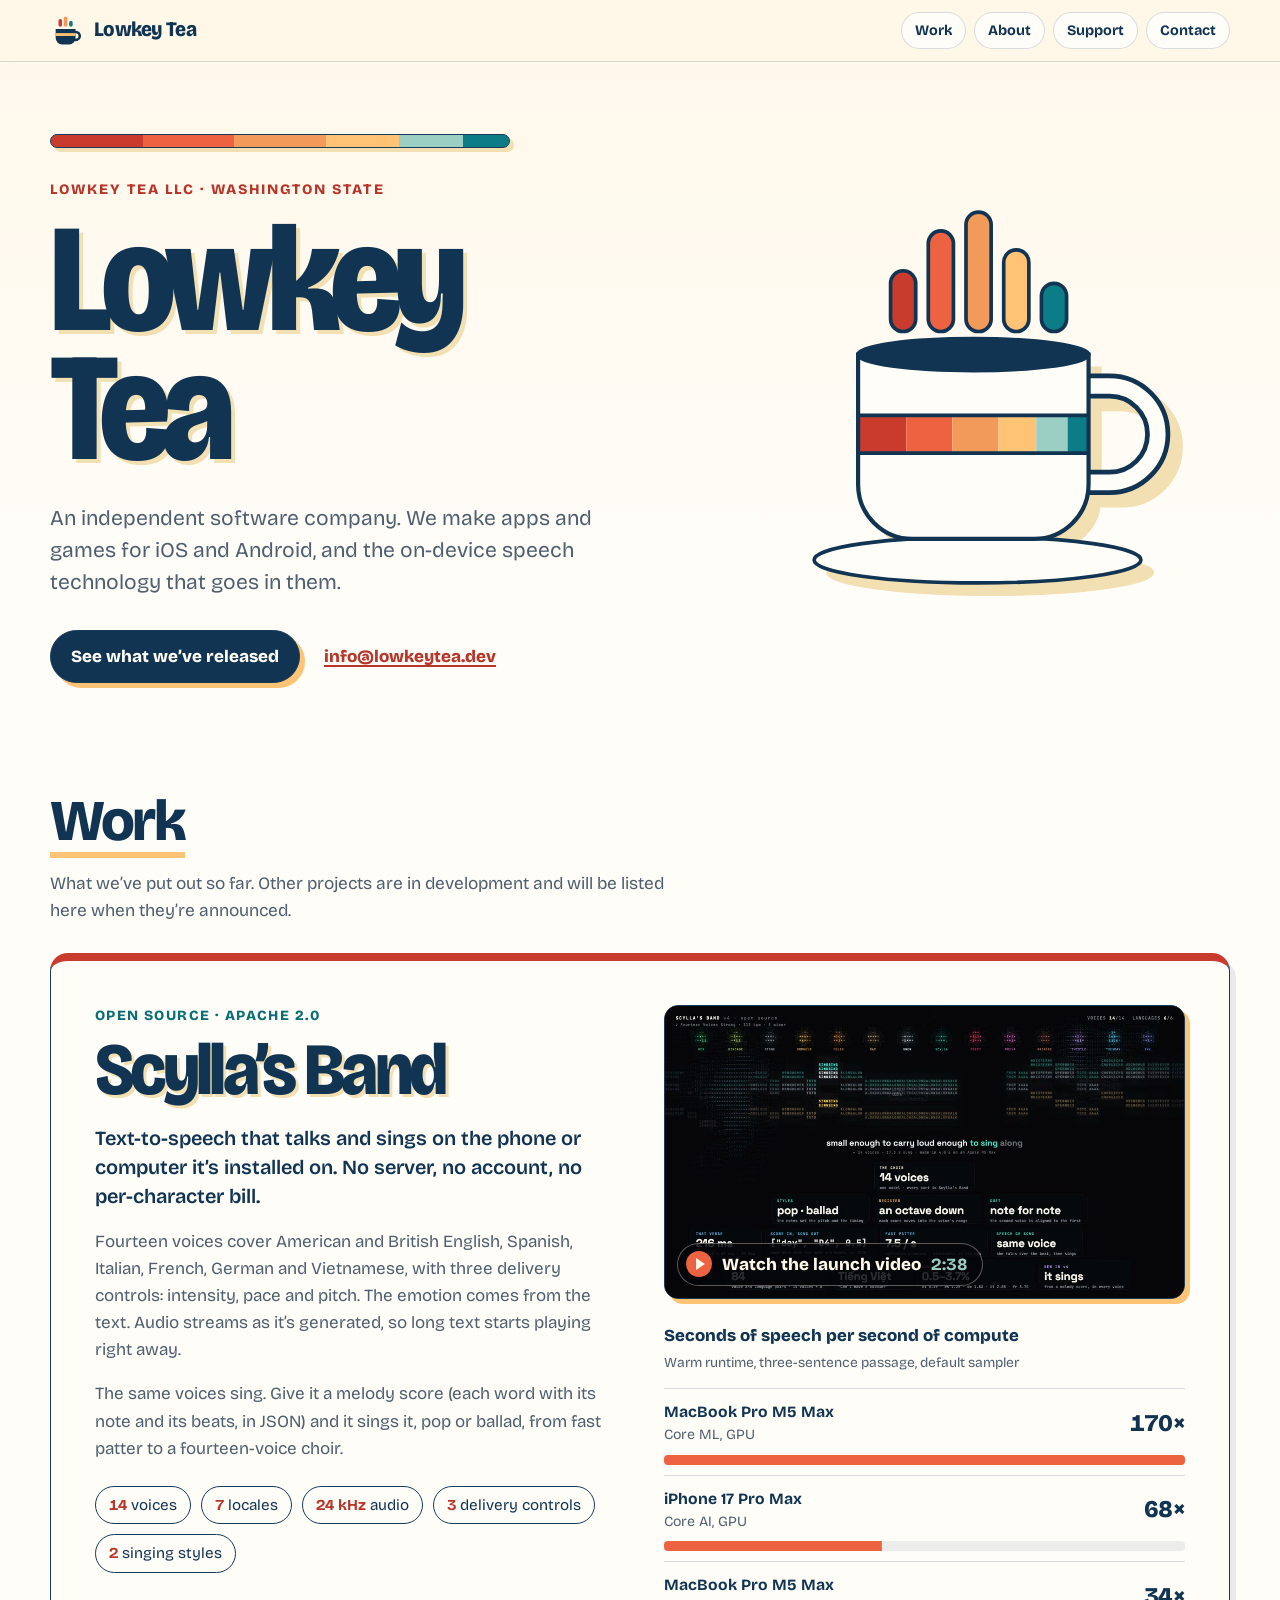
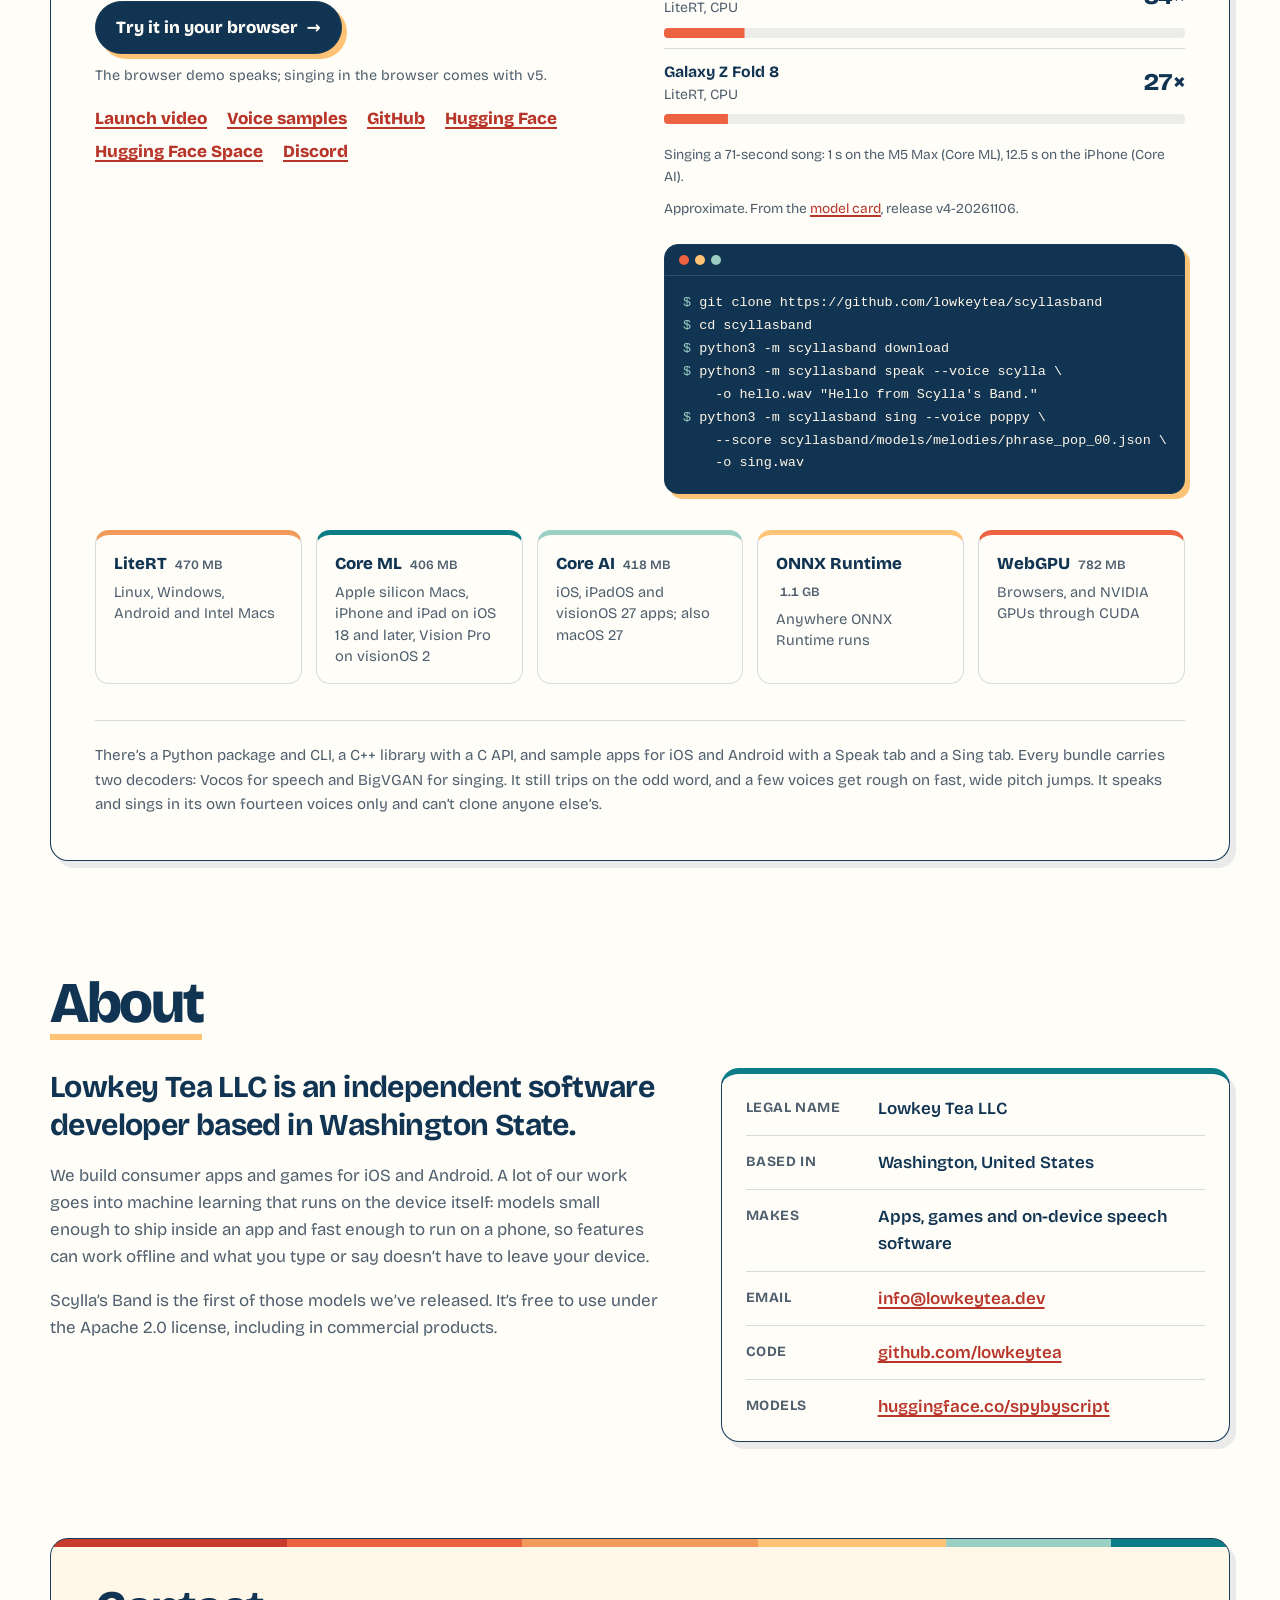
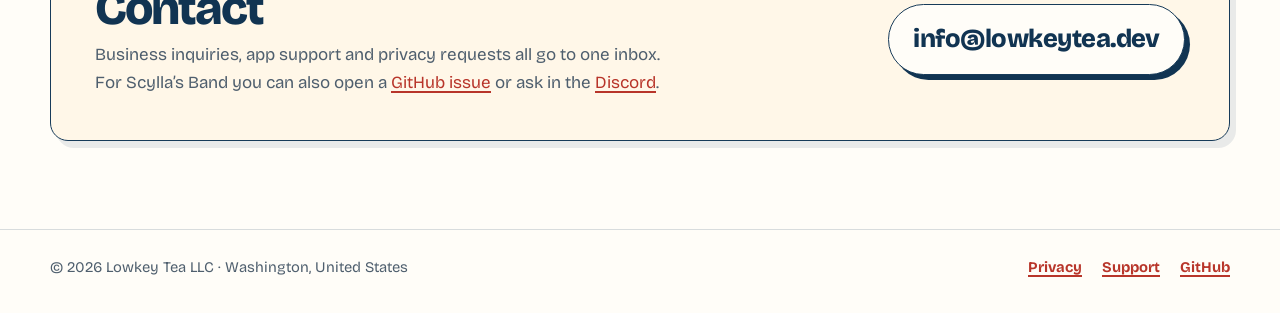
<file: site/index.html>
<!doctype html>
<html lang="en">
<head>
  <meta charset="utf-8">
  <meta name="viewport" content="width=device-width, initial-scale=1">
  <title>Lowkey Tea LLC</title>
  <meta name="description" content="Lowkey Tea LLC is an independent software company in Washington State. We make apps and games for iOS and Android, and Scylla's Band, an open-source text-to-speech model that talks and sings on the device.">
  <meta name="color-scheme" content="light dark">
  <meta name="theme-color" content="#fff7e8" media="(prefers-color-scheme: light)">
  <meta name="theme-color" content="#0c1f33" media="(prefers-color-scheme: dark)">
  <meta property="og:type" content="website">
  <meta property="og:site_name" content="Lowkey Tea LLC">
  <meta property="og:title" content="Lowkey Tea LLC">
  <meta property="og:description" content="Independent software company in Washington State. Apps, games and on-device speech.">
  <link rel="canonical" href="https://lowkeytea.dev/">
  <meta property="og:url" content="https://lowkeytea.dev/">
  <meta property="og:image" content="https://lowkeytea.dev/assets/og.png">
  <meta property="og:image:width" content="1200">
  <meta property="og:image:height" content="630">
  <meta property="og:image:alt" content="Lowkey Tea LLC wordmark and mug logo on a cream background">
  <meta name="twitter:card" content="summary_large_image">
  <link rel="icon" href="favicon.svg" type="image/svg+xml">
  <link rel="preload" href="assets/fonts/bricolage-latin.woff2" as="font" type="font/woff2" crossorigin>
  <link rel="stylesheet" href="assets/site.css">
</head>
<body>
  <a class="skip" href="#main">Skip to content</a>

  <header class="site-header">
    <div class="shell header-row">
      <a class="brand" href="./" aria-label="Lowkey Tea, home">
        <svg class="brand-mark" viewBox="0 0 48 48" aria-hidden="true"><use href="#mark"/></svg>
        <span class="brand-name">Lowkey Tea</span>
      </a>
      <nav aria-label="Main">
        <a href="#work">Work</a>
        <a href="#about">About</a>
        <a href="support/">Support</a>
        <a href="#contact">Contact</a>
      </nav>
    </div>
  </header>

  <main id="main" tabindex="-1">
    <section class="hero shell">
      <div class="hero-copy">
        <div class="stripe" aria-hidden="true"></div>
        <p class="eyebrow">Lowkey Tea LLC &middot; Washington State</p>
        <h1>Lowkey<br>Tea</h1>
        <p class="lede">An independent software company. We make apps and games for iOS and Android, and the on-device speech technology that goes in them.</p>
        <div class="actions">
          <a class="button" href="#work">See what we&rsquo;ve released</a>
          <a class="text-link" href="mailto:info@lowkeytea.dev">info@lowkeytea.dev</a>
        </div>
      </div>

      <figure class="hero-art" aria-hidden="true">
        <svg viewBox="0 0 420 380">
          <defs>
            <clipPath id="mug-clip"><path d="M86 138H306V262a52 52 0 0 1-52 52H138a52 52 0 0 1-52-52Z"/></clipPath>
          </defs>
          <g class="art-shadow" transform="translate(12 12)">
            <ellipse cx="200" cy="334" rx="156" ry="22"/>
            <path d="M86 138H306V262a52 52 0 0 1-52 52H138a52 52 0 0 1-52-52Z"/>
            <path d="M306 168h20a46 46 0 0 1 0 92h-20" fill="none" stroke-width="24"/>
          </g>
          <ellipse class="art-saucer" cx="200" cy="334" rx="156" ry="22"/>
          <path class="art-handle-outer" d="M306 168h20a46 46 0 0 1 0 92h-20"/>
          <path class="art-handle-inner" d="M306 168h20a46 46 0 0 1 0 92h-20"/>
          <path class="art-body" d="M86 138H306V262a52 52 0 0 1-52 52H138a52 52 0 0 1-52-52Z"/>
          <g clip-path="url(#mug-clip)">
            <rect x="86" y="196" width="46" height="36" fill="#c83b2d"/>
            <rect x="132" y="196" width="44" height="36" fill="#ed6241"/>
            <rect x="176" y="196" width="44" height="36" fill="#f29a59"/>
            <rect x="220" y="196" width="36" height="36" fill="#ffc375"/>
            <rect x="256" y="196" width="30" height="36" fill="#9bcfc3"/>
            <rect x="286" y="196" width="20" height="36" fill="#0c7d86"/>
          </g>
          <path class="art-line" d="M86 196H306M86 232H306"/>
          <path class="art-outline" d="M86 138H306V262a52 52 0 0 1-52 52H138a52 52 0 0 1-52-52Z"/>
          <ellipse class="art-rim" cx="196" cy="138" rx="110" ry="15"/>
          <g class="steam">
            <rect x="117" y="58"  width="24" height="58"  rx="12" fill="#c83b2d"/>
            <rect x="153" y="20"  width="24" height="96"  rx="12" fill="#ed6241"/>
            <rect x="189" y="2"   width="24" height="114" rx="12" fill="#f29a59"/>
            <rect x="225" y="38"  width="24" height="78"  rx="12" fill="#ffc375"/>
            <rect x="261" y="70"  width="24" height="46"  rx="12" fill="#0c7d86"/>
          </g>
        </svg>
      </figure>
    </section>

    <section id="work" class="work shell" aria-labelledby="work-title">
      <div class="section-head">
        <h2 id="work-title">Work</h2>
        <p>What we&rsquo;ve put out so far. Other projects are in development and will be listed here when they&rsquo;re announced.</p>
      </div>

      <article class="feature" aria-labelledby="sb-title">
        <div class="feature-main">
          <p class="kicker">Open source &middot; Apache 2.0</p>
          <h3 id="sb-title">Scylla&rsquo;s Band</h3>
          <p class="feature-lede">Text-to-speech that talks and sings on the phone or computer it&rsquo;s installed on. No server, no account, no per-character bill.</p>
          <p>Fourteen voices cover American and British English, Spanish, Italian, French, German and Vietnamese, with three delivery controls: intensity, pace and pitch. The emotion comes from the text. Audio streams as it&rsquo;s generated, so long text starts playing right away.</p>
          <p>The same voices sing. Give it a melody score (each word with its note and its beats, in JSON) and it sings it, pop or ballad, from fast patter to a fourteen-voice choir.</p>
          <ul class="chips" aria-label="At a glance">
            <li><strong>14</strong> voices</li>
            <li><strong>7</strong> locales</li>
            <li><strong>24 kHz</strong> audio</li>
            <li><strong>3</strong> delivery controls</li>
            <li><strong>2</strong> singing styles</li>
          </ul>
          <div class="feature-links">
            <a class="button" href="scyllasband/demo/">Try it in your browser <span aria-hidden="true">&rarr;</span></a>
            <p class="feature-note">The browser demo speaks; singing in the browser comes with v5.</p>
            <p class="link-row"><a href="scyllasband/video/">Launch video</a><a href="scyllasband/samples/">Voice samples</a><a href="https://github.com/lowkeytea/scyllasband">GitHub</a><a href="https://huggingface.co/spybyscript/scyllasband">Hugging Face</a><a href="https://huggingface.co/spaces/spybyscript/scyllasband">Hugging Face Space</a><a href="https://discord.gg/mBhpn7WB5N">Discord</a></p>
          </div>
        </div>

        <div class="feature-side">
          <a class="launch-thumb" href="scyllasband/video/">
            <img src="scyllasband/video/media/thumb-16x9.jpg" width="960" height="540" loading="lazy"
                 alt="A frame from the launch video: fourteen voice orbs in a row, the chorus in coloured letters, fact tiles below">
            <span class="launch-thumb-label"><span class="play" aria-hidden="true"></span>Watch the launch video <span class="dur">2:38</span></span>
          </a>
          <figure class="speed">
            <figcaption>
              <span class="speed-title">Seconds of speech per second of compute</span>
              <span class="speed-note">Warm runtime, three-sentence passage, default sampler</span>
            </figcaption>
            <ol class="speed-list">
              <li><span class="device">MacBook Pro M5 Max</span><span class="bundle">Core ML, GPU</span><span class="num">170&times;</span></li>
              <li><span class="device">iPhone 17 Pro Max</span><span class="bundle">Core AI, GPU</span><span class="num">68&times;</span></li>
              <li><span class="device">MacBook Pro M5 Max</span><span class="bundle">LiteRT, CPU</span><span class="num">34&times;</span></li>
              <li><span class="device">Galaxy Z Fold 8</span><span class="bundle">LiteRT, CPU</span><span class="num">27&times;</span></li>
            </ol>
            <p class="speed-note">Singing a 71-second song: 1&nbsp;s on the M5 Max (Core ML), 12.5&nbsp;s on the iPhone (Core AI).</p>
            <p class="speed-source">Approximate. From the <a href="https://huggingface.co/spybyscript/scyllasband">model card</a>, release v4-20261106.</p>
          </figure>

          <div class="terminal" aria-label="Quick start">
            <div class="terminal-bar" aria-hidden="true"><span></span><span></span><span></span></div>
<pre tabindex="0"><code><span class="prompt">$</span> git clone https://github.com/lowkeytea/scyllasband
<span class="prompt">$</span> cd scyllasband
<span class="prompt">$</span> python3 -m scyllasband download
<span class="prompt">$</span> python3 -m scyllasband speak --voice scylla \
    -o hello.wav "Hello from Scylla's Band."
<span class="prompt">$</span> python3 -m scyllasband sing --voice poppy \
    --score scyllasband/models/melodies/phrase_pop_00.json \
    -o sing.wav</code></pre>
          </div>
        </div>

        <dl class="platforms">
          <div>
            <dt>LiteRT <span class="size">470 MB</span></dt>
            <dd>Linux, Windows, Android and Intel Macs</dd>
          </div>
          <div>
            <dt>Core ML <span class="size">406 MB</span></dt>
            <dd>Apple silicon Macs, iPhone and iPad on iOS 18 and later, Vision Pro on visionOS 2</dd>
          </div>
          <div>
            <dt>Core AI <span class="size">418 MB</span></dt>
            <dd>iOS, iPadOS and visionOS 27 apps; also macOS 27</dd>
          </div>
          <div>
            <dt>ONNX Runtime <span class="size">1.1 GB</span></dt>
            <dd>Anywhere ONNX Runtime runs</dd>
          </div>
          <div>
            <dt>WebGPU <span class="size">782 MB</span></dt>
            <dd>Browsers, and NVIDIA GPUs through CUDA</dd>
          </div>
        </dl>
        <p class="feature-foot">There&rsquo;s a Python package and CLI, a C++ library with a C API, and sample apps for iOS and Android with a Speak tab and a Sing tab. Every bundle carries two decoders: Vocos for speech and BigVGAN for singing. It still trips on the odd word, and a few voices get rough on fast, wide pitch jumps. It speaks and sings in its own fourteen voices only and can&rsquo;t clone anyone else&rsquo;s.</p>
      </article>
    </section>

    <section id="about" class="about shell" aria-labelledby="about-title">
      <div class="section-head">
        <h2 id="about-title">About</h2>
      </div>
      <div class="about-grid">
        <div class="about-copy">
          <p class="about-lede">Lowkey Tea LLC is an independent software developer based in Washington State.</p>
          <p>We build consumer apps and games for iOS and Android. A lot of our work goes into machine learning that runs on the device itself: models small enough to ship inside an app and fast enough to run on a phone, so features can work offline and what you type or say doesn&rsquo;t have to leave your device.</p>
          <p>Scylla&rsquo;s Band is the first of those models we&rsquo;ve released. It&rsquo;s free to use under the Apache 2.0 license, including in commercial products.</p>
        </div>
        <dl class="facts">
          <div><dt>Legal name</dt><dd>Lowkey Tea LLC</dd></div>
          <div><dt>Based in</dt><dd>Washington, United States</dd></div>
          <div><dt>Makes</dt><dd>Apps, games and on-device speech software</dd></div>
          <div><dt>Email</dt><dd><a href="mailto:info@lowkeytea.dev">info@lowkeytea.dev</a></dd></div>
          <div><dt>Code</dt><dd><a href="https://github.com/lowkeytea">github.com/lowkeytea</a></dd></div>
          <div><dt>Models</dt><dd><a href="https://huggingface.co/spybyscript">huggingface.co/spybyscript</a></dd></div>
        </dl>
      </div>
    </section>

    <section id="contact" class="contact shell" aria-labelledby="contact-title">
      <div class="contact-card">
        <div>
          <h2 id="contact-title">Contact</h2>
          <p>Business inquiries, app support and privacy requests all go to one inbox. For Scylla&rsquo;s Band you can also open a <a href="https://github.com/lowkeytea/scyllasband/issues">GitHub issue</a> or ask in the <a href="https://discord.gg/mBhpn7WB5N">Discord</a>.</p>
        </div>
        <a class="email" href="mailto:info@lowkeytea.dev">info@lowkeytea.dev</a>
      </div>
    </section>
  </main>

  <footer class="site-footer">
    <div class="shell footer-row">
      <p>&copy; 2026 Lowkey Tea LLC &middot; Washington, United States</p>
      <nav aria-label="Footer">
        <a href="privacy/">Privacy</a>
        <a href="support/">Support</a>
        <a href="https://github.com/lowkeytea">GitHub</a>
      </nav>
    </div>
  </footer>

  <svg class="sprite" aria-hidden="true">
    <symbol id="mark" viewBox="0 0 48 48">
      <rect x="12" y="7" width="5" height="11" rx="2.5" fill="#c83b2d"/>
      <rect x="19.5" y="3.5" width="5" height="14.5" rx="2.5" fill="#f29a59"/>
      <rect x="27" y="9.5" width="5" height="8.5" rx="2.5" fill="#0c7d86"/>
      <path d="M34 25.5h2.5a5.5 5.5 0 0 1 0 11H33" fill="none" stroke="currentColor" stroke-width="3.6" stroke-linecap="round"/>
      <path d="M8 21h28v13a9 9 0 0 1-9 9H17a9 9 0 0 1-9-9z" fill="currentColor"/>
      <rect x="8" y="27" width="28" height="4" fill="#ffc375"/>
    </symbol>
  </svg>
</body>
</html>
</file>
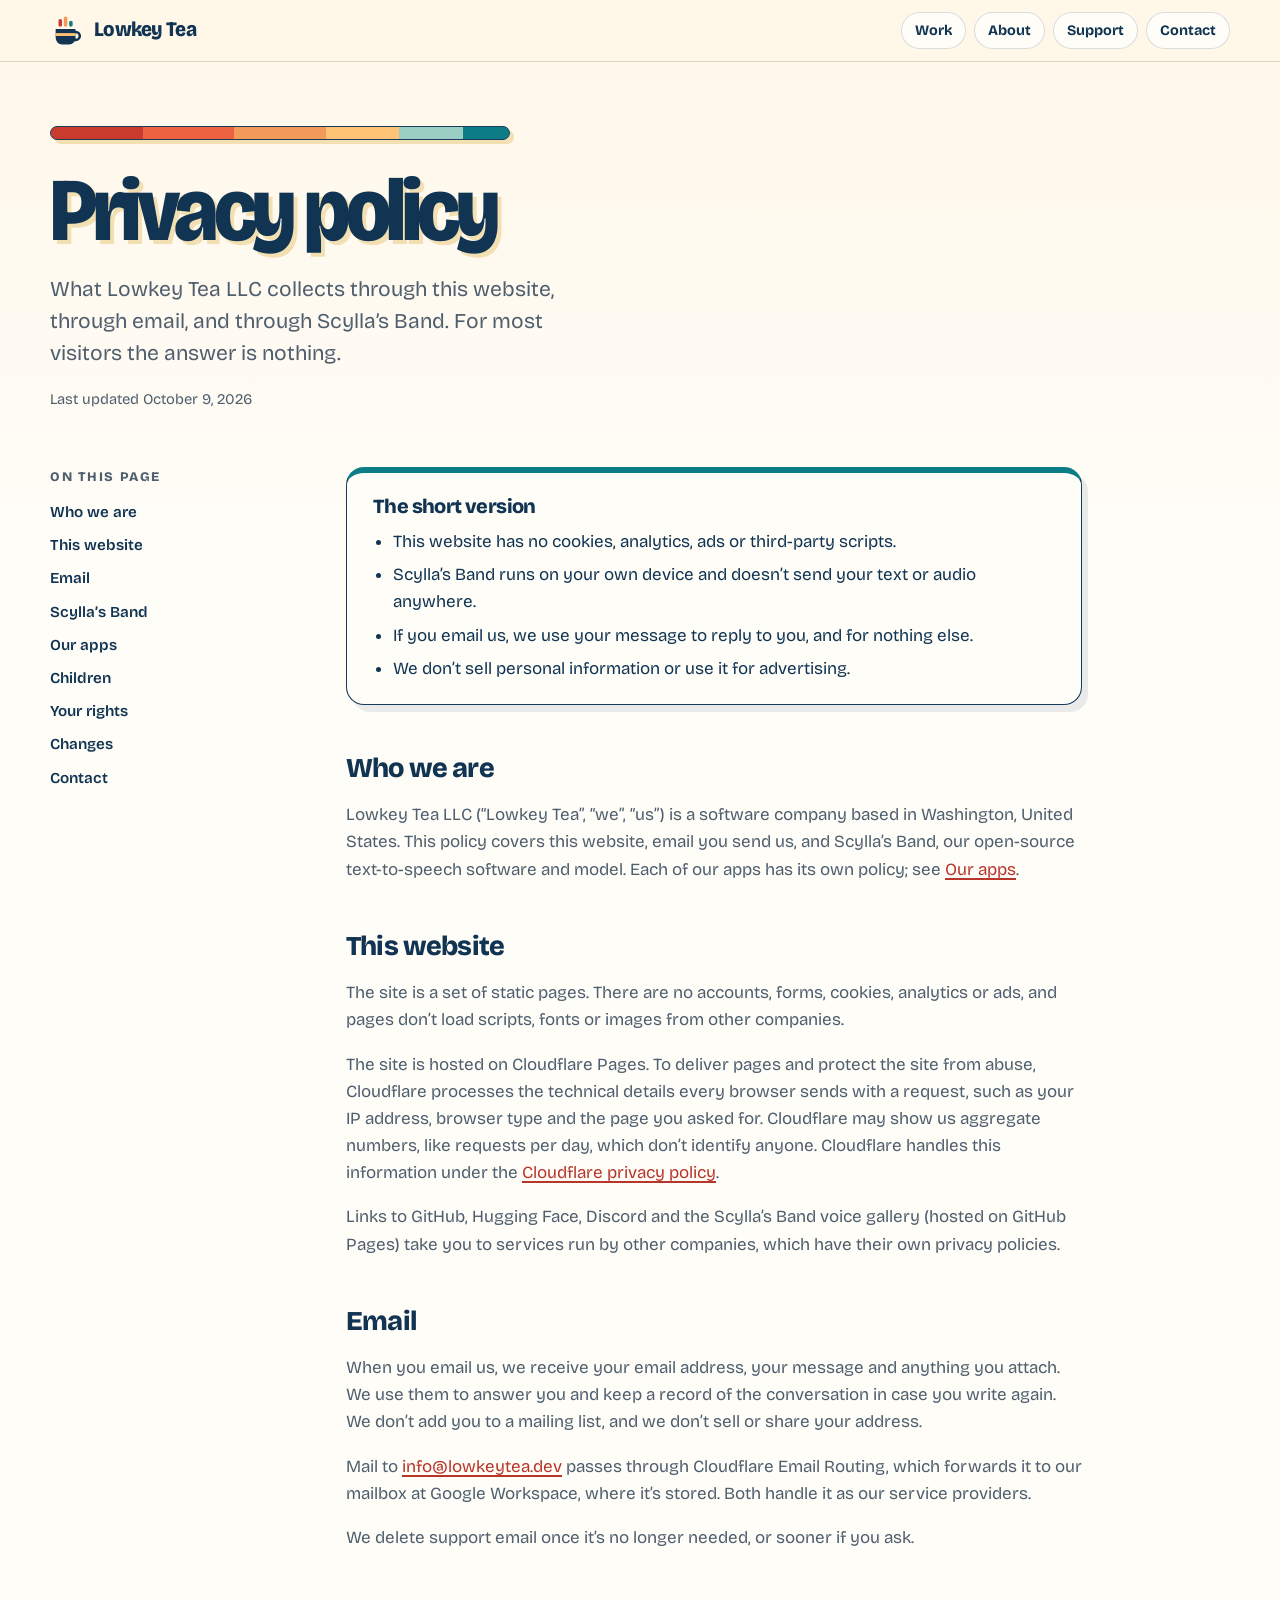
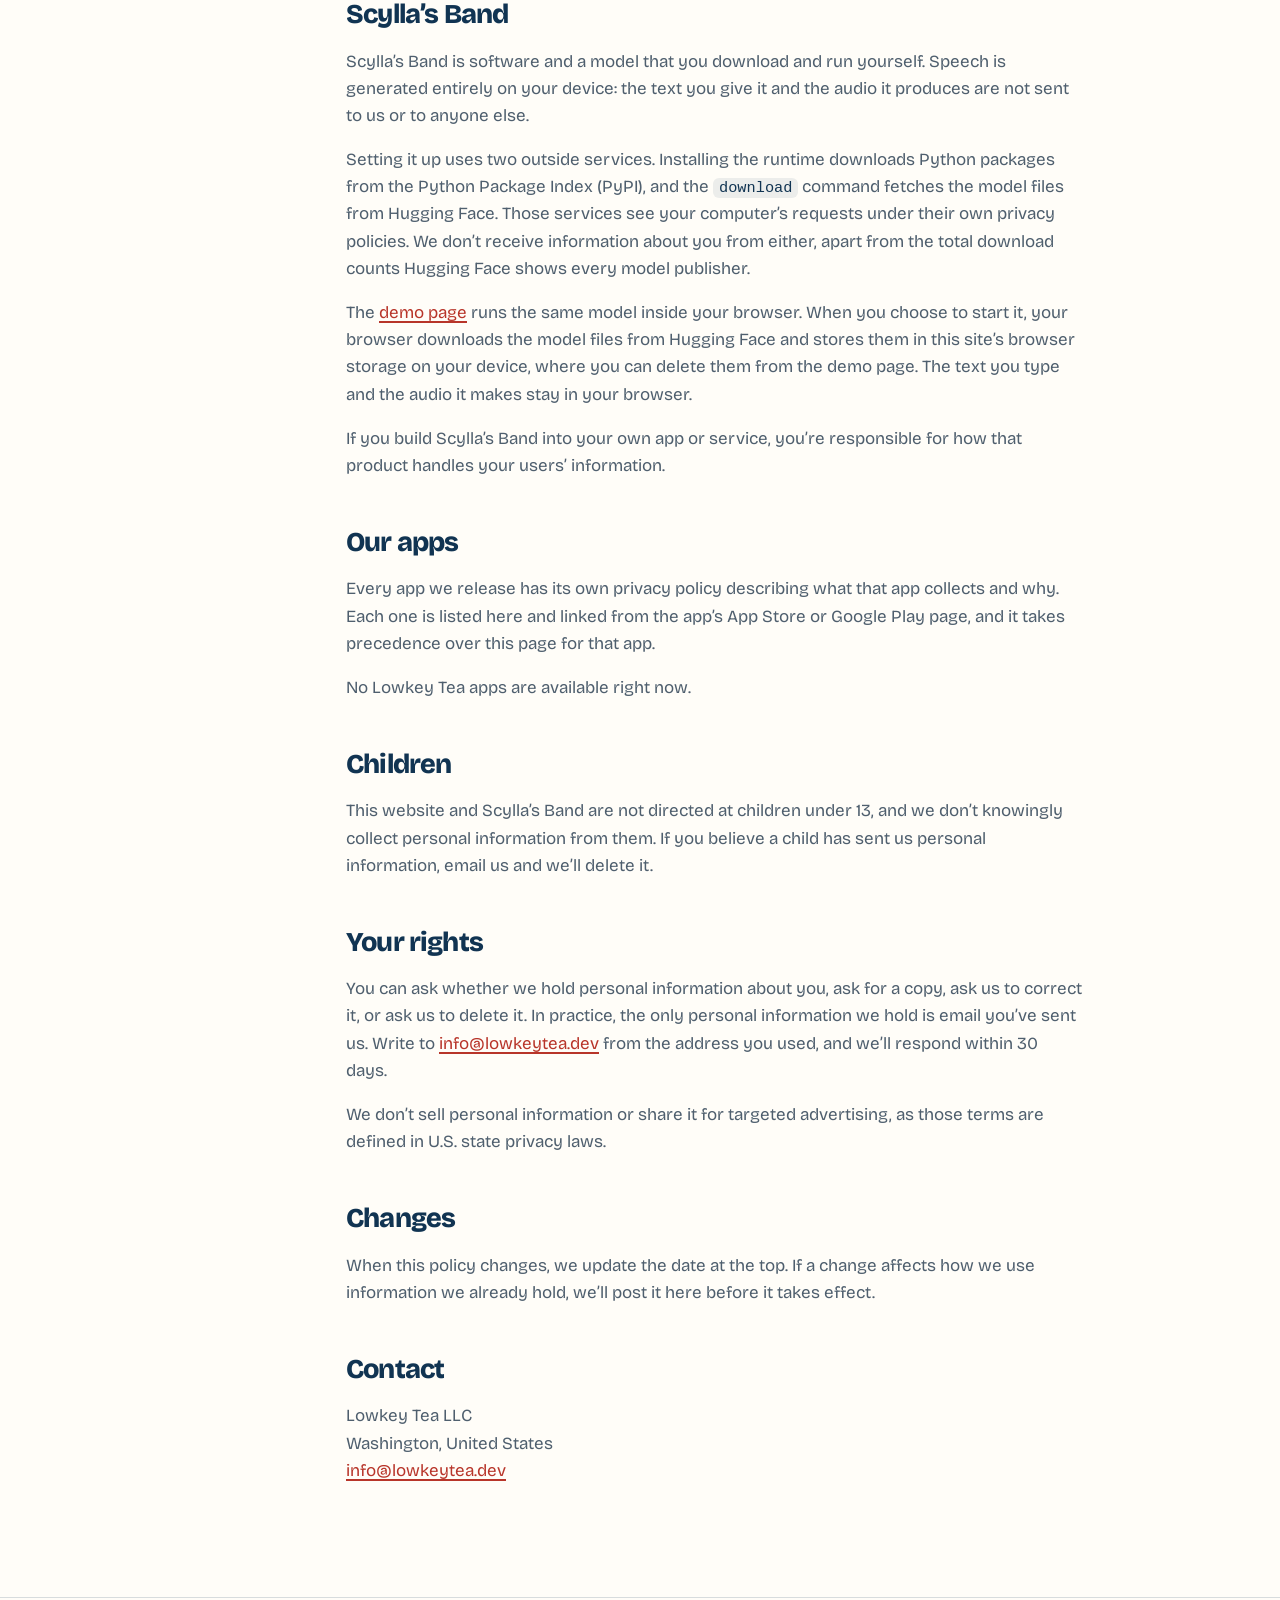
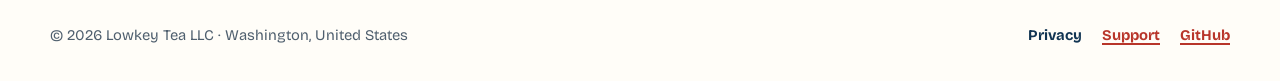
<file: site/privacy/index.html>
<!doctype html>
<html lang="en">
<head>
  <meta charset="utf-8">
  <meta name="viewport" content="width=device-width, initial-scale=1">
  <title>Privacy policy · Lowkey Tea LLC</title>
  <meta name="description" content="How Lowkey Tea LLC handles information on this website, in email, and in Scylla's Band.">
  <meta name="color-scheme" content="light dark">
  <meta name="theme-color" content="#fff7e8" media="(prefers-color-scheme: light)">
  <meta name="theme-color" content="#0c1f33" media="(prefers-color-scheme: dark)">
  <link rel="canonical" href="https://lowkeytea.dev/privacy/">
  <meta property="og:type" content="website">
  <meta property="og:site_name" content="Lowkey Tea LLC">
  <meta property="og:title" content="Privacy policy · Lowkey Tea LLC">
  <meta property="og:description" content="How Lowkey Tea LLC handles information on this website, in email, and in Scylla's Band.">
  <meta property="og:url" content="https://lowkeytea.dev/privacy/">
  <meta property="og:image" content="https://lowkeytea.dev/assets/og.png">
  <meta property="og:image:width" content="1200">
  <meta property="og:image:height" content="630">
  <meta property="og:image:alt" content="Lowkey Tea LLC wordmark and mug logo on a cream background">
  <meta name="twitter:card" content="summary_large_image">
  <link rel="icon" href="../favicon.svg" type="image/svg+xml">
  <link rel="preload" href="../assets/fonts/bricolage-latin.woff2" as="font" type="font/woff2" crossorigin>
  <link rel="stylesheet" href="../assets/site.css">
</head>
<body>
  <a class="skip" href="#main">Skip to content</a>

  <header class="site-header">
    <div class="shell header-row">
      <a class="brand" href="../" aria-label="Lowkey Tea, home">
        <svg class="brand-mark" viewBox="0 0 48 48" aria-hidden="true"><use href="#mark"/></svg>
        <span class="brand-name">Lowkey Tea</span>
      </a>
      <nav aria-label="Main">
        <a href="../#work">Work</a>
        <a href="../#about">About</a>
        <a href="../support/">Support</a>
        <a href="../#contact">Contact</a>
      </nav>
    </div>
  </header>

  <main id="main" class="doc shell" tabindex="-1">
    <div class="doc-head">
      <div class="stripe" aria-hidden="true"></div>
      <h1>Privacy policy</h1>
      <p class="lede">What Lowkey Tea LLC collects through this website, through email, and through Scylla&rsquo;s Band. For most visitors the answer is nothing.</p>
      <p class="updated">Last updated October 9, 2026</p>
    </div>

    <div class="doc-layout">
      <nav class="toc" aria-label="On this page">
        <p>On this page</p>
        <ol>
          <li><a href="#who">Who we are</a></li>
          <li><a href="#website">This website</a></li>
          <li><a href="#email">Email</a></li>
          <li><a href="#scyllasband">Scylla&rsquo;s Band</a></li>
          <li><a href="#apps">Our apps</a></li>
          <li><a href="#children">Children</a></li>
          <li><a href="#rights">Your rights</a></li>
          <li><a href="#changes">Changes</a></li>
          <li><a href="#contact">Contact</a></li>
        </ol>
      </nav>

      <article class="prose">
        <section class="summary" aria-labelledby="summary-title">
          <h2 id="summary-title">The short version</h2>
          <ul>
            <li>This website has no cookies, analytics, ads or third-party scripts.</li>
            <li>Scylla&rsquo;s Band runs on your own device and doesn&rsquo;t send your text or audio anywhere.</li>
            <li>If you email us, we use your message to reply to you, and for nothing else.</li>
            <li>We don&rsquo;t sell personal information or use it for advertising.</li>
          </ul>
        </section>

        <h2 id="who">Who we are</h2>
        <p>Lowkey Tea LLC (&ldquo;Lowkey Tea&rdquo;, &ldquo;we&rdquo;, &ldquo;us&rdquo;) is a software company based in Washington, United States. This policy covers this website, email you send us, and Scylla&rsquo;s Band, our open-source text-to-speech software and model. Each of our apps has its own policy; see <a href="#apps">Our apps</a>.</p>

        <h2 id="website">This website</h2>
        <p>The site is a set of static pages. There are no accounts, forms, cookies, analytics or ads, and pages don&rsquo;t load scripts, fonts or images from other companies.</p>
        <p>The site is hosted on Cloudflare Pages. To deliver pages and protect the site from abuse, Cloudflare processes the technical details every browser sends with a request, such as your IP address, browser type and the page you asked for. Cloudflare may show us aggregate numbers, like requests per day, which don&rsquo;t identify anyone. Cloudflare handles this information under the <a href="https://www.cloudflare.com/privacypolicy/">Cloudflare privacy policy</a>.</p>
        <p>Links to GitHub, Hugging Face, Discord and the Scylla&rsquo;s Band voice gallery (hosted on GitHub Pages) take you to services run by other companies, which have their own privacy policies.</p>

        <h2 id="email">Email</h2>
        <p>When you email us, we receive your email address, your message and anything you attach. We use them to answer you and keep a record of the conversation in case you write again. We don&rsquo;t add you to a mailing list, and we don&rsquo;t sell or share your address.</p>
        <p>Mail to <a href="mailto:info@lowkeytea.dev">info@lowkeytea.dev</a> passes through Cloudflare Email Routing, which forwards it to our mailbox at Google Workspace, where it&rsquo;s stored. Both handle it as our service providers.</p>
        <p>We delete support email once it&rsquo;s no longer needed, or sooner if you ask.</p>

        <h2 id="scyllasband">Scylla&rsquo;s Band</h2>
        <p>Scylla&rsquo;s Band is software and a model that you download and run yourself. Speech is generated entirely on your device: the text you give it and the audio it produces are not sent to us or to anyone else.</p>
        <p>Setting it up uses two outside services. Installing the runtime downloads Python packages from the Python Package Index (PyPI), and the <code>download</code> command fetches the model files from Hugging Face. Those services see your computer&rsquo;s requests under their own privacy policies. We don&rsquo;t receive information about you from either, apart from the total download counts Hugging Face shows every model publisher.</p>
        <p>The <a href="../scyllasband/demo/">demo page</a> runs the same model inside your browser. When you choose to start it, your browser downloads the model files from Hugging Face and stores them in this site&rsquo;s browser storage on your device, where you can delete them from the demo page. The text you type and the audio it makes stay in your browser.</p>
        <p>If you build Scylla&rsquo;s Band into your own app or service, you&rsquo;re responsible for how that product handles your users&rsquo; information.</p>

        <h2 id="apps">Our apps</h2>
        <p>Every app we release has its own privacy policy describing what that app collects and why. Each one is listed here and linked from the app&rsquo;s App Store or Google Play page, and it takes precedence over this page for that app.</p>
        <p>No Lowkey Tea apps are available right now.</p>

        <h2 id="children">Children</h2>
        <p>This website and Scylla&rsquo;s Band are not directed at children under 13, and we don&rsquo;t knowingly collect personal information from them. If you believe a child has sent us personal information, email us and we&rsquo;ll delete it.</p>

        <h2 id="rights">Your rights</h2>
        <p>You can ask whether we hold personal information about you, ask for a copy, ask us to correct it, or ask us to delete it. In practice, the only personal information we hold is email you&rsquo;ve sent us. Write to <a href="mailto:info@lowkeytea.dev">info@lowkeytea.dev</a> from the address you used, and we&rsquo;ll respond within 30 days.</p>
        <p>We don&rsquo;t sell personal information or share it for targeted advertising, as those terms are defined in U.S. state privacy laws.</p>

        <h2 id="changes">Changes</h2>
        <p>When this policy changes, we update the date at the top. If a change affects how we use information we already hold, we&rsquo;ll post it here before it takes effect.</p>

        <h2 id="contact">Contact</h2>
        <p>Lowkey Tea LLC<br>Washington, United States<br><a href="mailto:info@lowkeytea.dev">info@lowkeytea.dev</a></p>
      </article>
    </div>
  </main>

  <footer class="site-footer">
    <div class="shell footer-row">
      <p>&copy; 2026 Lowkey Tea LLC &middot; Washington, United States</p>
      <nav aria-label="Footer">
        <a href="./" aria-current="page">Privacy</a>
        <a href="../support/">Support</a>
        <a href="https://github.com/lowkeytea">GitHub</a>
      </nav>
    </div>
  </footer>

  <svg class="sprite" aria-hidden="true">
    <symbol id="mark" viewBox="0 0 48 48">
      <rect x="12" y="7" width="5" height="11" rx="2.5" fill="#c83b2d"/>
      <rect x="19.5" y="3.5" width="5" height="14.5" rx="2.5" fill="#f29a59"/>
      <rect x="27" y="9.5" width="5" height="8.5" rx="2.5" fill="#0c7d86"/>
      <path d="M34 25.5h2.5a5.5 5.5 0 0 1 0 11H33" fill="none" stroke="currentColor" stroke-width="3.6" stroke-linecap="round"/>
      <path d="M8 21h28v13a9 9 0 0 1-9 9H17a9 9 0 0 1-9-9z" fill="currentColor"/>
      <rect x="8" y="27" width="28" height="4" fill="#ffc375"/>
    </symbol>
  </svg>
</body>
</html>
</file>
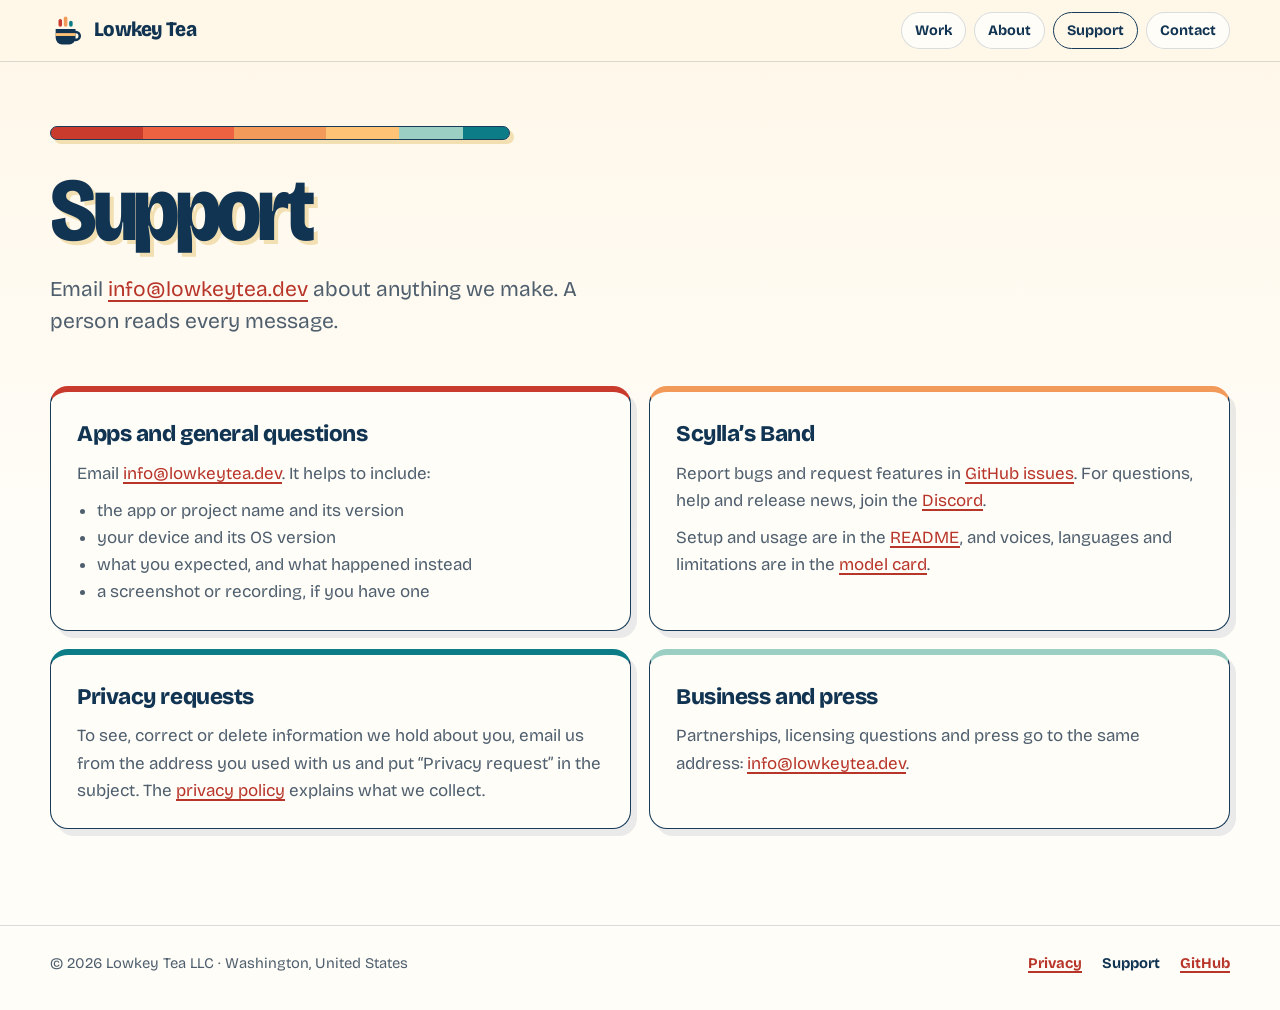
<file: site/support/index.html>
<!doctype html>
<html lang="en">
<head>
  <meta charset="utf-8">
  <meta name="viewport" content="width=device-width, initial-scale=1">
  <title>Support · Lowkey Tea LLC</title>
  <meta name="description" content="How to get help with Lowkey Tea LLC apps and Scylla's Band.">
  <meta name="color-scheme" content="light dark">
  <meta name="theme-color" content="#fff7e8" media="(prefers-color-scheme: light)">
  <meta name="theme-color" content="#0c1f33" media="(prefers-color-scheme: dark)">
  <link rel="canonical" href="https://lowkeytea.dev/support/">
  <meta property="og:type" content="website">
  <meta property="og:site_name" content="Lowkey Tea LLC">
  <meta property="og:title" content="Support · Lowkey Tea LLC">
  <meta property="og:description" content="How to get help with Lowkey Tea LLC apps and Scylla's Band.">
  <meta property="og:url" content="https://lowkeytea.dev/support/">
  <meta property="og:image" content="https://lowkeytea.dev/assets/og.png">
  <meta property="og:image:width" content="1200">
  <meta property="og:image:height" content="630">
  <meta property="og:image:alt" content="Lowkey Tea LLC wordmark and mug logo on a cream background">
  <meta name="twitter:card" content="summary_large_image">
  <link rel="icon" href="../favicon.svg" type="image/svg+xml">
  <link rel="preload" href="../assets/fonts/bricolage-latin.woff2" as="font" type="font/woff2" crossorigin>
  <link rel="stylesheet" href="../assets/site.css">
</head>
<body>
  <a class="skip" href="#main">Skip to content</a>

  <header class="site-header">
    <div class="shell header-row">
      <a class="brand" href="../" aria-label="Lowkey Tea, home">
        <svg class="brand-mark" viewBox="0 0 48 48" aria-hidden="true"><use href="#mark"/></svg>
        <span class="brand-name">Lowkey Tea</span>
      </a>
      <nav aria-label="Main">
        <a href="../#work">Work</a>
        <a href="../#about">About</a>
        <a href="./" aria-current="page">Support</a>
        <a href="../#contact">Contact</a>
      </nav>
    </div>
  </header>

  <main id="main" class="doc shell" tabindex="-1">
    <div class="doc-head">
      <div class="stripe" aria-hidden="true"></div>
      <h1>Support</h1>
      <p class="lede">Email <a href="mailto:info@lowkeytea.dev">info@lowkeytea.dev</a> about anything we make. A person reads every message.</p>
    </div>

    <div class="cards">
      <section class="card" aria-labelledby="apps-help">
        <h2 id="apps-help">Apps and general questions</h2>
        <p>Email <a href="mailto:info@lowkeytea.dev">info@lowkeytea.dev</a>. It helps to include:</p>
        <ul>
          <li>the app or project name and its version</li>
          <li>your device and its OS version</li>
          <li>what you expected, and what happened instead</li>
          <li>a screenshot or recording, if you have one</li>
        </ul>
      </section>

      <section class="card" aria-labelledby="sb-help">
        <h2 id="sb-help">Scylla&rsquo;s Band</h2>
        <p>Report bugs and request features in <a href="https://github.com/lowkeytea/scyllasband/issues">GitHub issues</a>. For questions, help and release news, join the <a href="https://discord.gg/mBhpn7WB5N">Discord</a>.</p>
        <p>Setup and usage are in the <a href="https://github.com/lowkeytea/scyllasband#readme">README</a>, and voices, languages and limitations are in the <a href="https://huggingface.co/spybyscript/scyllasband">model card</a>.</p>
      </section>

      <section class="card" aria-labelledby="privacy-help">
        <h2 id="privacy-help">Privacy requests</h2>
        <p>To see, correct or delete information we hold about you, email us from the address you used with us and put &ldquo;Privacy request&rdquo; in the subject. The <a href="../privacy/">privacy policy</a> explains what we collect.</p>
      </section>

      <section class="card" aria-labelledby="biz-help">
        <h2 id="biz-help">Business and press</h2>
        <p>Partnerships, licensing questions and press go to the same address: <a href="mailto:info@lowkeytea.dev">info@lowkeytea.dev</a>.</p>
      </section>
    </div>
  </main>

  <footer class="site-footer">
    <div class="shell footer-row">
      <p>&copy; 2026 Lowkey Tea LLC &middot; Washington, United States</p>
      <nav aria-label="Footer">
        <a href="../privacy/">Privacy</a>
        <a href="./" aria-current="page">Support</a>
        <a href="https://github.com/lowkeytea">GitHub</a>
      </nav>
    </div>
  </footer>

  <svg class="sprite" aria-hidden="true">
    <symbol id="mark" viewBox="0 0 48 48">
      <rect x="12" y="7" width="5" height="11" rx="2.5" fill="#c83b2d"/>
      <rect x="19.5" y="3.5" width="5" height="14.5" rx="2.5" fill="#f29a59"/>
      <rect x="27" y="9.5" width="5" height="8.5" rx="2.5" fill="#0c7d86"/>
      <path d="M34 25.5h2.5a5.5 5.5 0 0 1 0 11H33" fill="none" stroke="currentColor" stroke-width="3.6" stroke-linecap="round"/>
      <path d="M8 21h28v13a9 9 0 0 1-9 9H17a9 9 0 0 1-9-9z" fill="currentColor"/>
      <rect x="8" y="27" width="28" height="4" fill="#ffc375"/>
    </symbol>
  </svg>
</body>
</html>
</file>
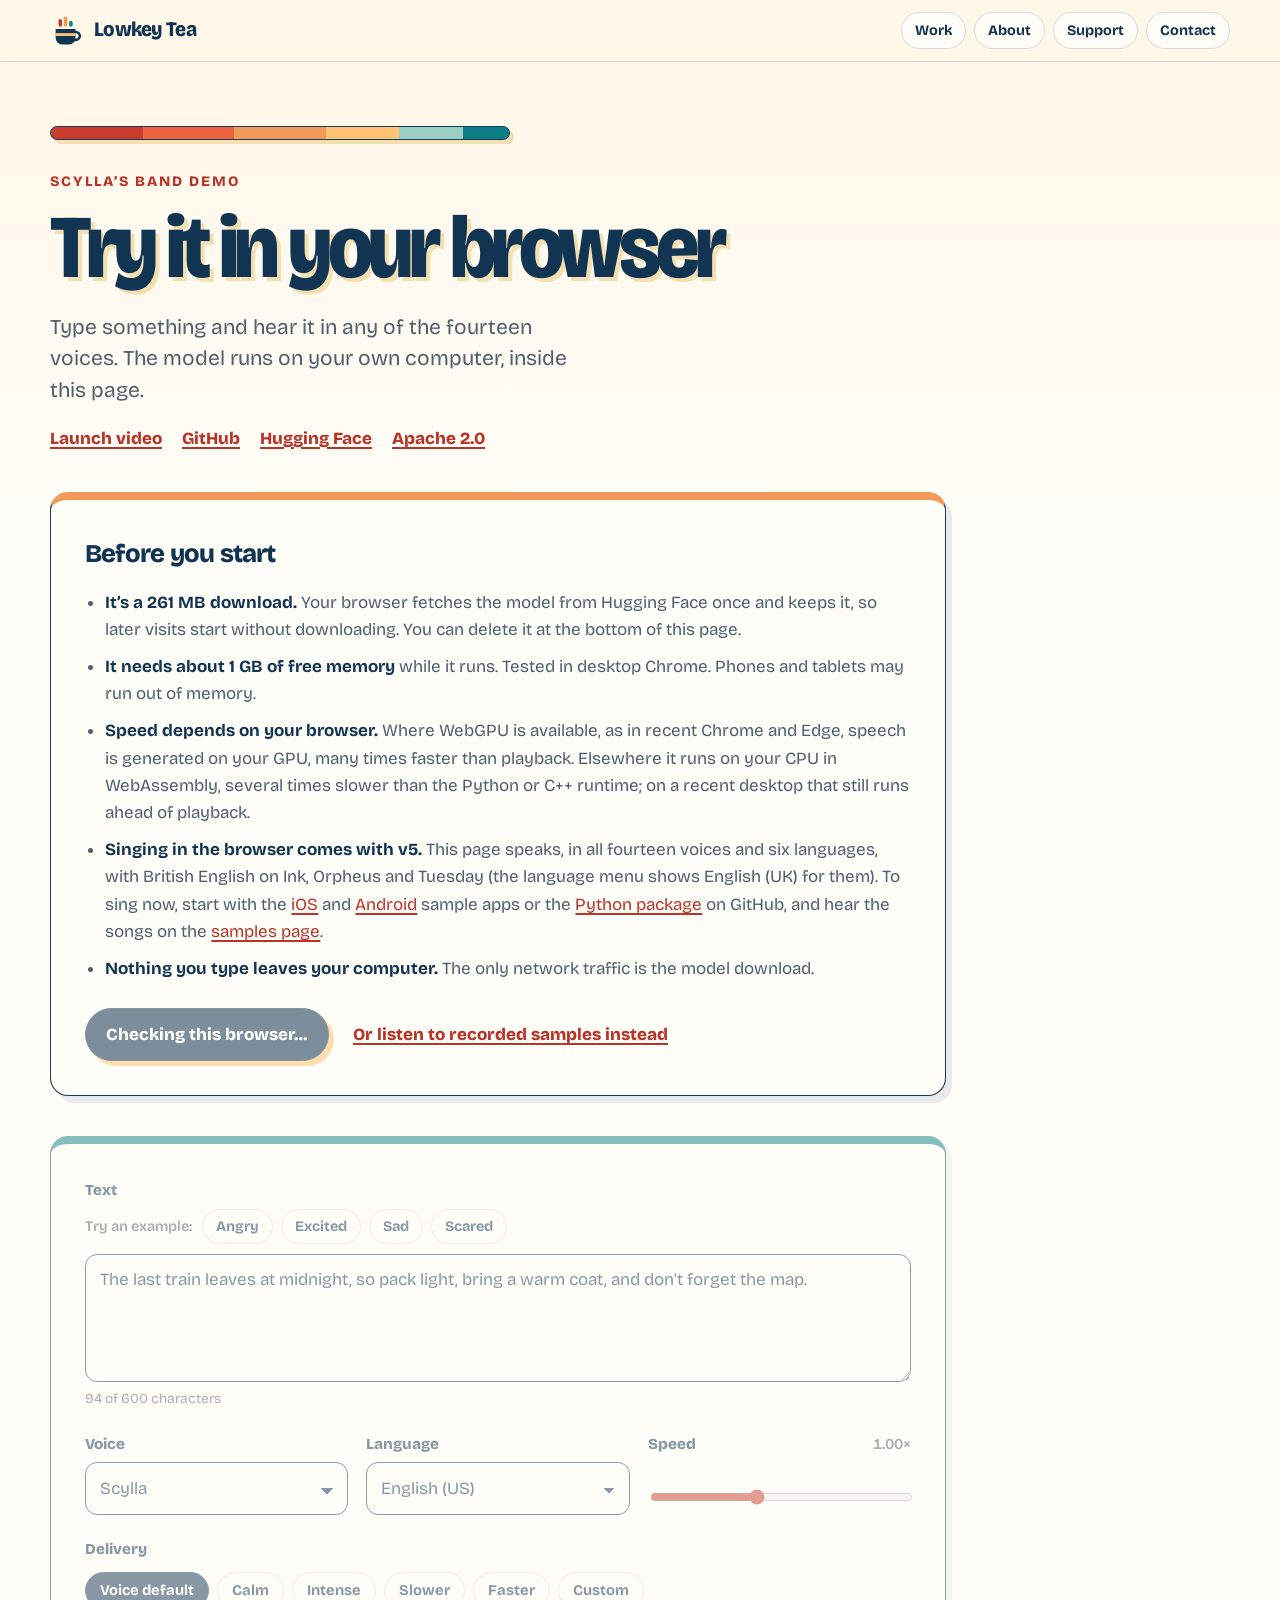
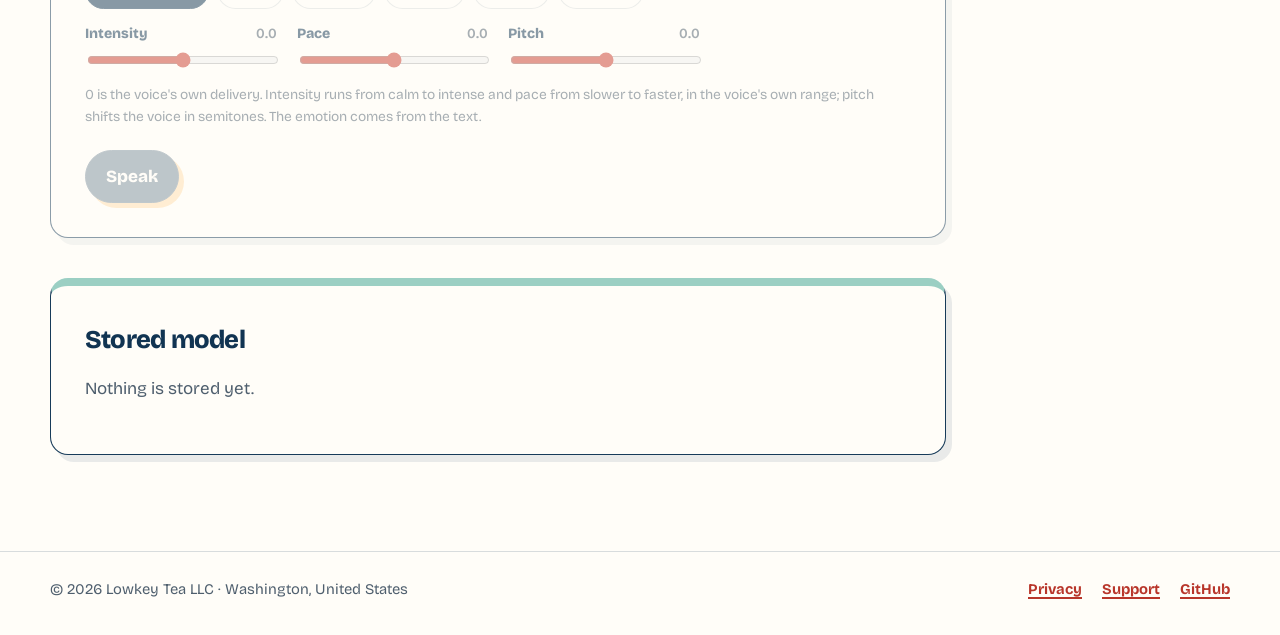
<file: site/scyllasband/demo/index.html>
<!doctype html>
<html lang="en">
<head>
  <meta charset="utf-8">
  <meta name="viewport" content="width=device-width, initial-scale=1">
  <meta http-equiv="Content-Security-Policy" content="default-src 'self'; script-src 'self'; worker-src 'self'; connect-src 'self'; media-src 'self' blob:; img-src 'self' data:; style-src 'self'; font-src 'self'; object-src 'none'; base-uri 'self'; form-action 'none'">
  <title>Try Scylla's Band · Lowkey Tea LLC</title>
  <meta name="description" content="Type something and hear it in one of Scylla's Band's fourteen voices. The model downloads once and runs in your browser.">
  <meta name="color-scheme" content="light dark">
  <meta name="theme-color" content="#fff7e8" media="(prefers-color-scheme: light)">
  <meta name="theme-color" content="#0c1f33" media="(prefers-color-scheme: dark)">
  <link rel="canonical" href="https://lowkeytea.dev/scyllasband/demo/">
  <meta property="og:type" content="website">
  <meta property="og:site_name" content="Lowkey Tea LLC">
  <meta property="og:title" content="Try Scylla's Band">
  <meta property="og:description" content="Type something and hear it in one of fourteen voices. The model runs in your browser.">
  <meta property="og:url" content="https://lowkeytea.dev/scyllasband/demo/">
  <meta property="og:image" content="https://lowkeytea.dev/assets/og.png">
  <meta property="og:image:width" content="1200">
  <meta property="og:image:height" content="630">
  <meta property="og:image:alt" content="Lowkey Tea LLC wordmark and mug logo on a cream background">
  <meta name="twitter:card" content="summary_large_image">
  <link rel="icon" href="../../favicon.svg" type="image/svg+xml">
  <link rel="preload" href="../../assets/fonts/bricolage-latin.woff2" as="font" type="font/woff2" crossorigin>
  <link rel="stylesheet" href="../../assets/site.css">
  <link rel="stylesheet" href="demo.css">
  <script src="file-check.js"></script>
  <script type="module" src="demo.js"></script>
</head>
<body>
  <a class="skip" href="#main">Skip to content</a>

  <header class="site-header">
    <div class="shell header-row">
      <a class="brand" href="../../" aria-label="Lowkey Tea, home">
        <svg class="brand-mark" viewBox="0 0 48 48" aria-hidden="true"><use href="#mark"/></svg>
        <span class="brand-name">Lowkey Tea</span>
      </a>
      <nav aria-label="Main">
        <a href="../../#work">Work</a>
        <a href="../../#about">About</a>
        <a href="../../support/">Support</a>
        <a href="../../#contact">Contact</a>
      </nav>
    </div>
  </header>

  <main id="main" class="doc shell" tabindex="-1">
    <div class="doc-head">
      <div class="stripe" aria-hidden="true"></div>
      <p class="eyebrow">Scylla&rsquo;s Band demo</p>
      <h1>Try it in your browser</h1>
      <p class="lede">Type something and hear it in any of the fourteen voices. The model runs on your own computer, inside this page.</p>
      <p class="link-row demo-links"><a href="../video/">Launch video</a><a href="https://github.com/lowkeytea/scyllasband">GitHub</a><a href="https://huggingface.co/spybyscript/scyllasband">Hugging Face</a><a href="https://github.com/lowkeytea/scyllasband/blob/main/LICENSE">Apache 2.0</a></p>
    </div>

    <section class="notice" aria-labelledby="notice-title">
      <h2 id="notice-title">Before you start</h2>
      <ul>
        <li><strong>It&rsquo;s a <span data-size>261 MB</span> download.</strong> Your browser fetches the model from Hugging Face once and keeps it, so later visits start without downloading. You can delete it at the bottom of this page.</li>
        <li><strong>It needs about 1 GB of free memory</strong> while it runs. Tested in desktop Chrome. Phones and tablets may run out of memory.</li>
        <li><strong>Speed depends on your browser.</strong> Where WebGPU is available, as in recent Chrome and Edge, speech is generated on your GPU, many times faster than playback. Elsewhere it runs on your CPU in WebAssembly, several times slower than the Python or C++ runtime; on a recent desktop that still runs ahead of playback.</li>
        <li><strong>Singing in the browser comes with v5.</strong> This page speaks, in all fourteen voices and six languages, with British English on Ink, Orpheus and Tuesday (the language menu shows English (UK) for them). To sing now, start with the <a href="https://github.com/lowkeytea/scyllasband/tree/main/examples/ios">iOS</a> and <a href="https://github.com/lowkeytea/scyllasband/tree/main/examples/android">Android</a> sample apps or the <a href="https://github.com/lowkeytea/scyllasband#singing">Python package</a> on GitHub, and hear the songs on the <a href="../samples/#songs">samples page</a>.</li>
        <li><strong>Nothing you type leaves your computer.</strong> The only network traffic is the model download.</li>
      </ul>
      <div class="notice-actions">
        <button class="button" type="button" id="start" disabled>Checking this browser&hellip;</button>
        <a class="text-link" href="../samples/">Or listen to recorded samples instead</a>
      </div>
      <div class="progress" id="progress" hidden>
        <progress id="progress-bar" max="1" value="0" aria-label="Model download"></progress>
        <p class="progress-text" id="progress-text" aria-live="polite"></p>
      </div>
      <p class="warning" id="warning" hidden></p>
      <p class="embedded-note" id="embedded-note" hidden>This demo is shown inside another page, which limits it to one CPU thread. <a id="full-page" href="./" target="_blank" rel="noopener">Open it in its own tab</a> to run at full speed.</p>
    </section>

    <section class="studio" id="studio" aria-labelledby="studio-title" aria-disabled="true">
      <h2 id="studio-title" class="visually-hidden">Speak</h2>
      <div class="field">
        <label for="text">Text</label>
        <div class="examples" role="group" aria-label="Example texts">
          <span class="examples-label">Try an example:</span>
          <button type="button" data-example="angry">Angry</button>
          <button type="button" data-example="excited">Excited</button>
          <button type="button" data-example="sad">Sad</button>
          <button type="button" data-example="scared">Scared</button>
        </div>
        <textarea id="text" rows="4" spellcheck="true">The last train leaves at midnight, so pack light, bring a warm coat, and don't forget the map.</textarea>
        <p class="hint"><span id="count">0</span> of 600 characters<span class="trimmed" id="trimmed" aria-live="polite"></span></p>
      </div>

      <div class="field-row">
        <div class="field">
          <label for="voice">Voice</label>
          <select id="voice">
            <option value="ariadne">Ariadne</option>
            <option value="felix">Felix</option>
            <option value="gwen">Gwen</option>
            <option value="ink">Ink</option>
            <option value="kincade">Kincade</option>
            <option value="max">Max</option>
            <option value="orpheus">Orpheus</option>
            <option value="poppy">Poppy</option>
            <option value="priya">Priya</option>
            <option value="rex">Rex</option>
            <option value="scylla" selected>Scylla</option>
            <option value="stone">Stone</option>
            <option value="thistle">Thistle</option>
            <option value="tuesday">Tuesday</option>
          </select>
        </div>
        <div class="field">
          <label for="language">Language</label>
          <select id="language">
            <option value="en">English (US)</option>
            <option value="es">Spanish</option>
            <option value="it">Italian</option>
            <option value="fr">French</option>
            <option value="de">German</option>
            <option value="vi">Vietnamese</option>
          </select>
        </div>
        <div class="field">
          <label for="speed">Speed <output id="speed-value" for="speed">1.00&times;</output></label>
          <input type="range" id="speed" min="0.8" max="1.3" step="0.05" value="1">
        </div>
      </div>

      <fieldset class="delivery">
        <legend>Delivery</legend>
        <div class="presets" id="presets">
          <label><input type="radio" name="preset" value="default" checked><span>Voice default</span></label>
          <label><input type="radio" name="preset" value="calm"><span>Calm</span></label>
          <label><input type="radio" name="preset" value="intense"><span>Intense</span></label>
          <label><input type="radio" name="preset" value="slower"><span>Slower</span></label>
          <label><input type="radio" name="preset" value="faster"><span>Faster</span></label>
          <label><input type="radio" name="preset" value="custom"><span>Custom</span></label>
        </div>
        <div class="axes">
          <div class="axis"><label for="intensity">Intensity <output for="intensity" id="intensity-value">0.0</output></label><input type="range" id="intensity" min="-2" max="2" step="0.1" value="0"></div>
          <div class="axis"><label for="pace">Pace <output for="pace" id="pace-value">0.0</output></label><input type="range" id="pace" min="-2" max="2" step="0.1" value="0"></div>
          <div class="axis"><label for="pitch">Pitch <output for="pitch" id="pitch-value">0.0</output></label><input type="range" id="pitch" min="-2" max="2" step="0.1" value="0"></div>
        </div>
        <p class="hint">0 is the voice's own delivery. Intensity runs from calm to intense and pace from slower to faster, in the voice's own range; pitch shifts the voice in semitones. The emotion comes from the text.</p>
      </fieldset>

      <div class="speak-row">
        <button class="button" type="button" id="speak" disabled>Speak</button>
        <button class="button button-quiet" type="button" id="stop" hidden>Stop</button>
        <p class="speak-status" id="status" aria-live="polite"></p>
      </div>

      <div class="result" id="result" hidden>
        <audio id="player" controls preload="auto"></audio>
        <a class="text-link" id="save" download="scyllasband.wav">Download WAV</a>
      </div>

      <div class="clips" id="clips" hidden>
        <h3>Recent clips</h3>
        <p class="hint">The last eight clips, newest first, kept until you leave this page. Pick one to play it again.</p>
        <ol id="clip-list"></ol>
      </div>
    </section>

    <section class="storage" aria-labelledby="storage-title">
      <h2 id="storage-title">Stored model</h2>
      <p id="storage-text">Nothing is stored yet.</p>
      <button class="button button-quiet" type="button" id="delete" hidden>Delete the downloaded model</button>
      <p class="model-info" id="model-info"></p>
    </section>
  </main>

  <footer class="site-footer">
    <div class="shell footer-row">
      <p>&copy; 2026 Lowkey Tea LLC &middot; Washington, United States</p>
      <nav aria-label="Footer">
        <a href="../../privacy/">Privacy</a>
        <a href="../../support/">Support</a>
        <a href="https://github.com/lowkeytea">GitHub</a>
      </nav>
    </div>
  </footer>

  <svg class="sprite" aria-hidden="true">
    <symbol id="mark" viewBox="0 0 48 48">
      <rect x="12" y="7" width="5" height="11" rx="2.5" fill="#c83b2d"/>
      <rect x="19.5" y="3.5" width="5" height="14.5" rx="2.5" fill="#f29a59"/>
      <rect x="27" y="9.5" width="5" height="8.5" rx="2.5" fill="#0c7d86"/>
      <path d="M34 25.5h2.5a5.5 5.5 0 0 1 0 11H33" fill="none" stroke="currentColor" stroke-width="3.6" stroke-linecap="round"/>
      <path d="M8 21h28v13a9 9 0 0 1-9 9H17a9 9 0 0 1-9-9z" fill="currentColor"/>
      <rect x="8" y="27" width="28" height="4" fill="#ffc375"/>
    </symbol>
  </svg>
</body>
</html>
</file>
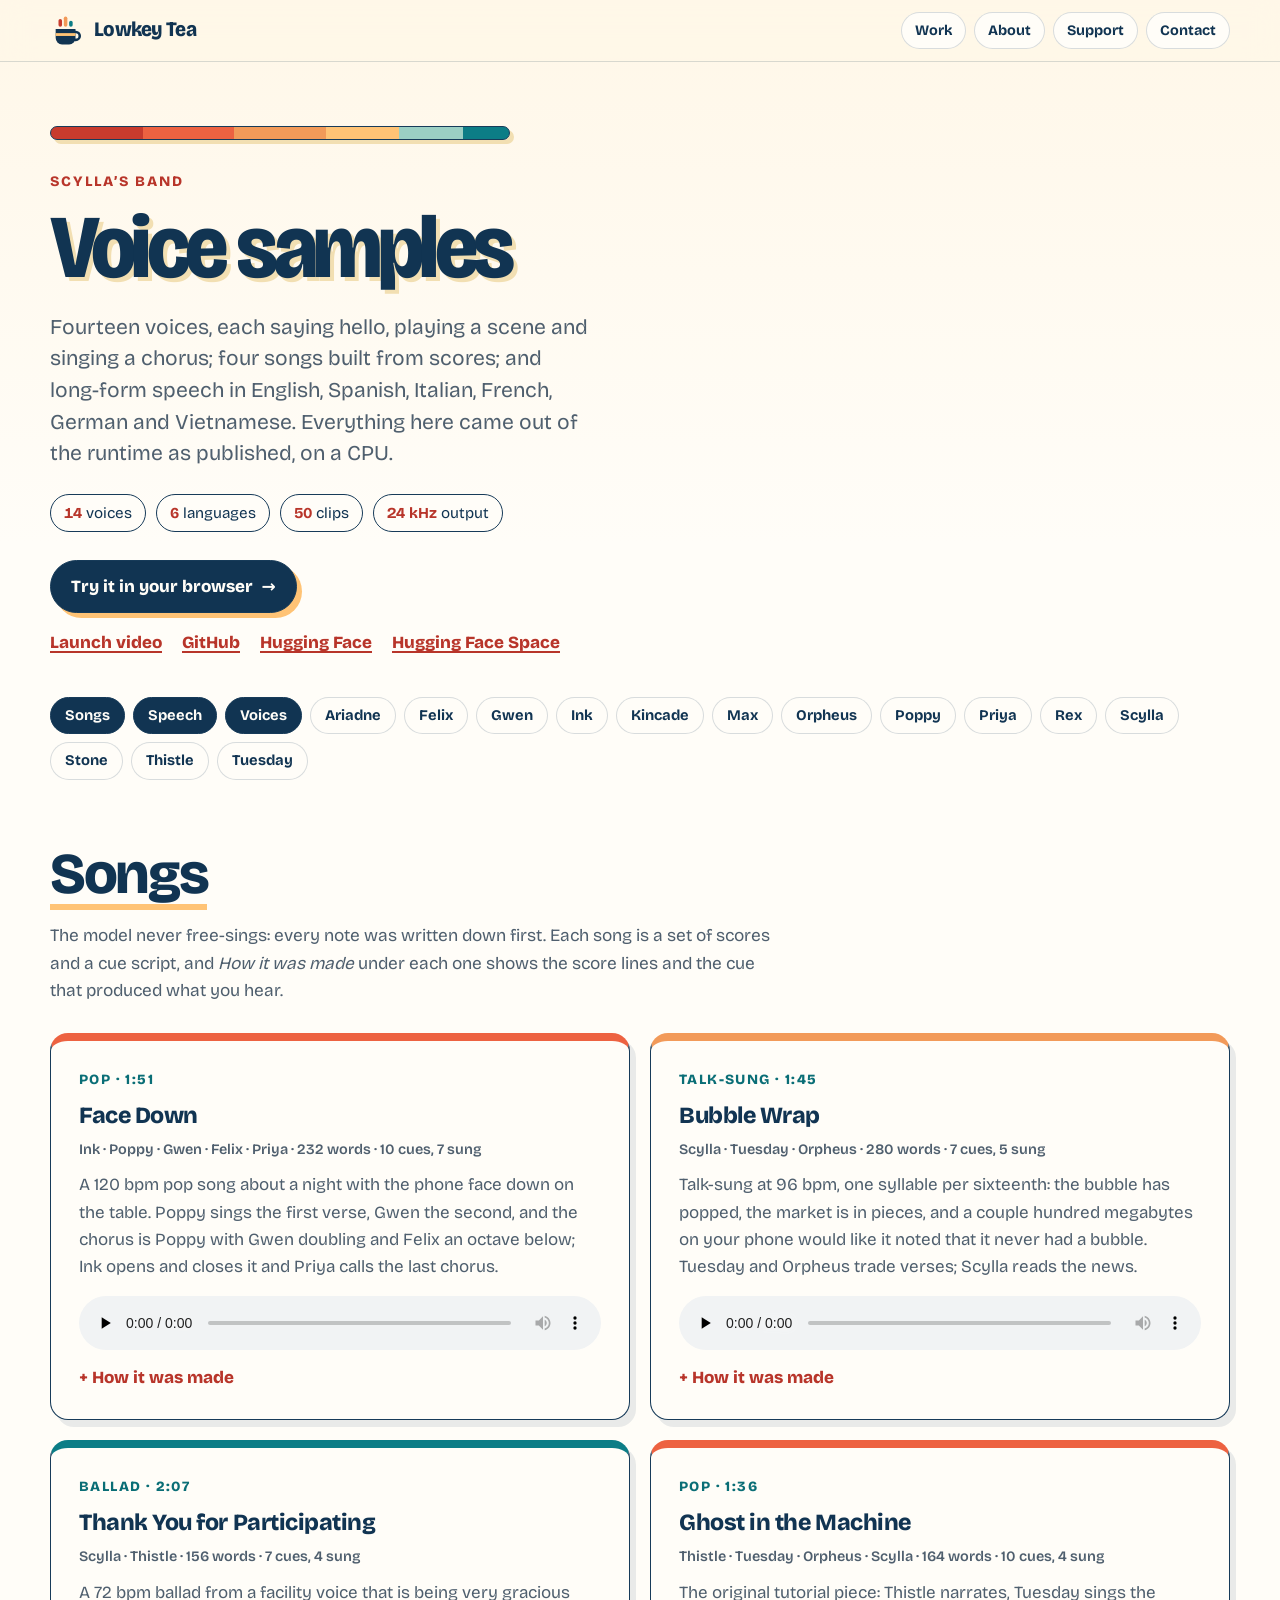
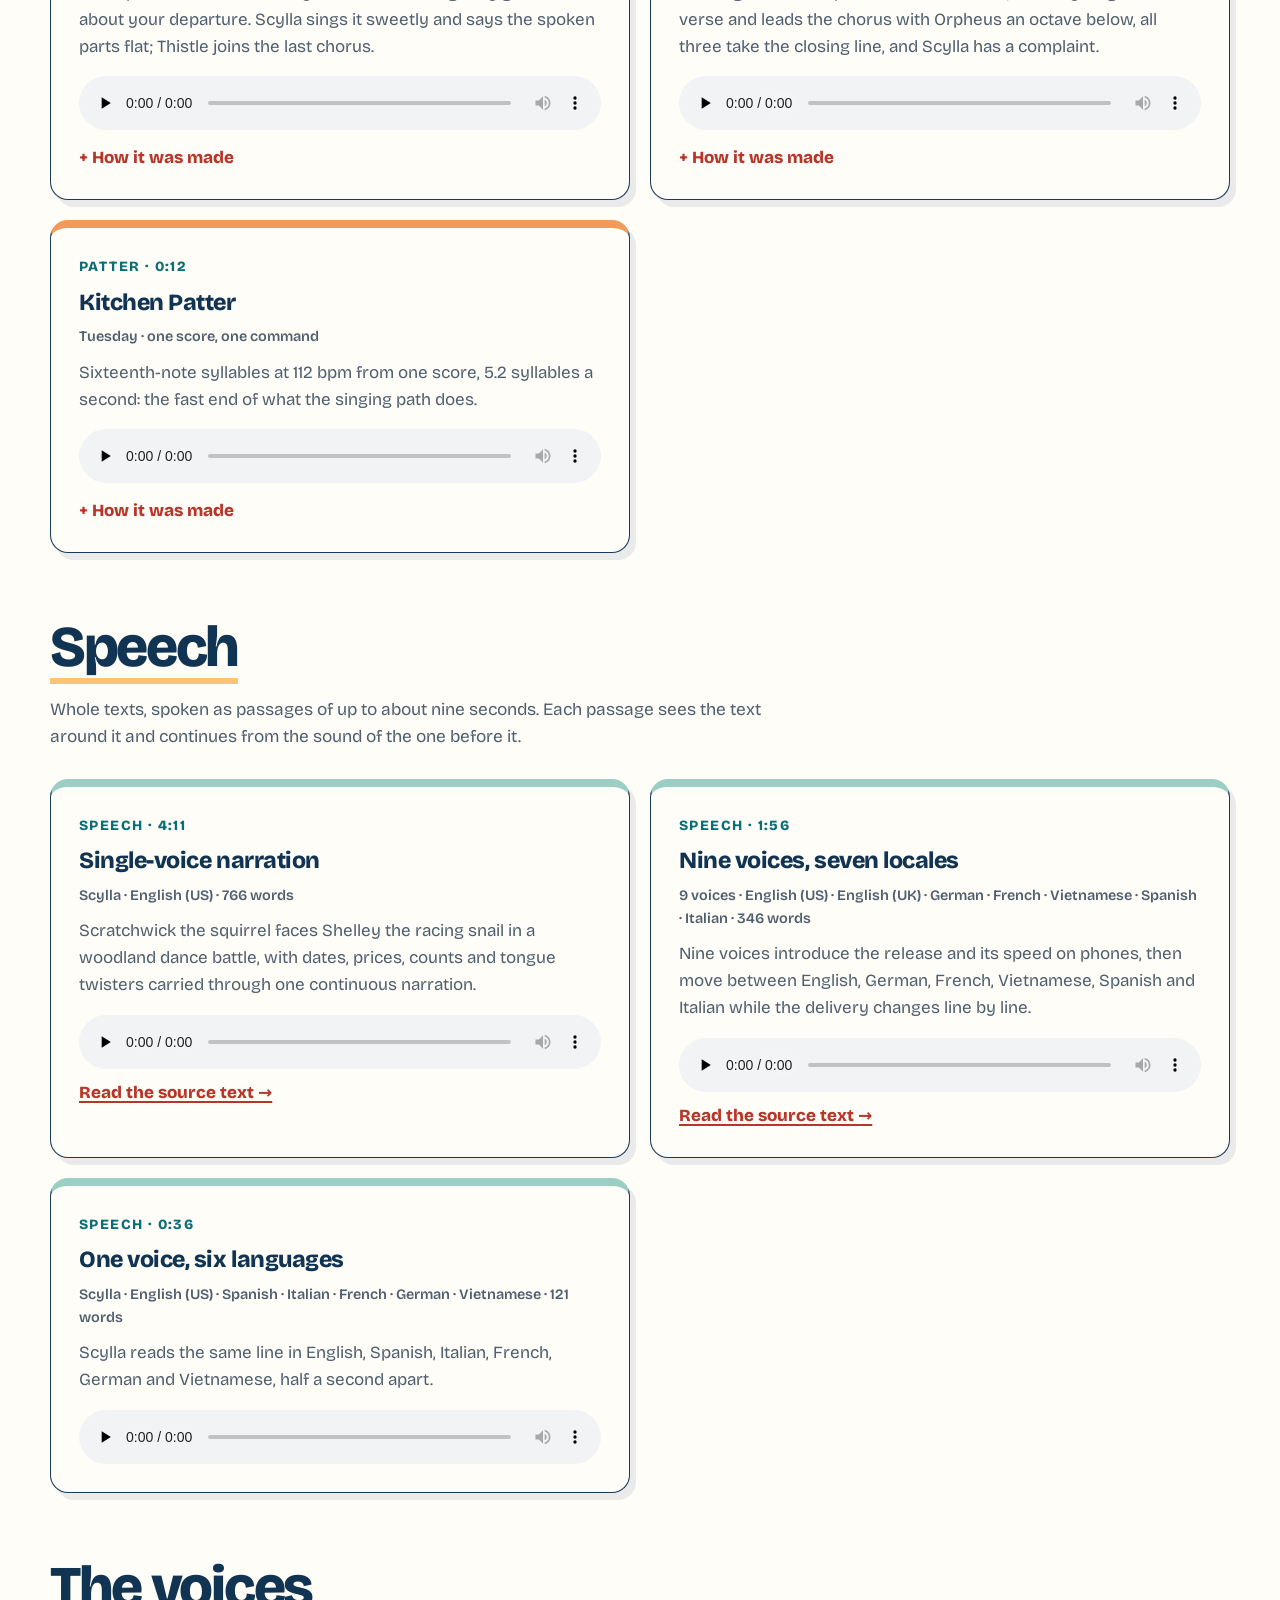
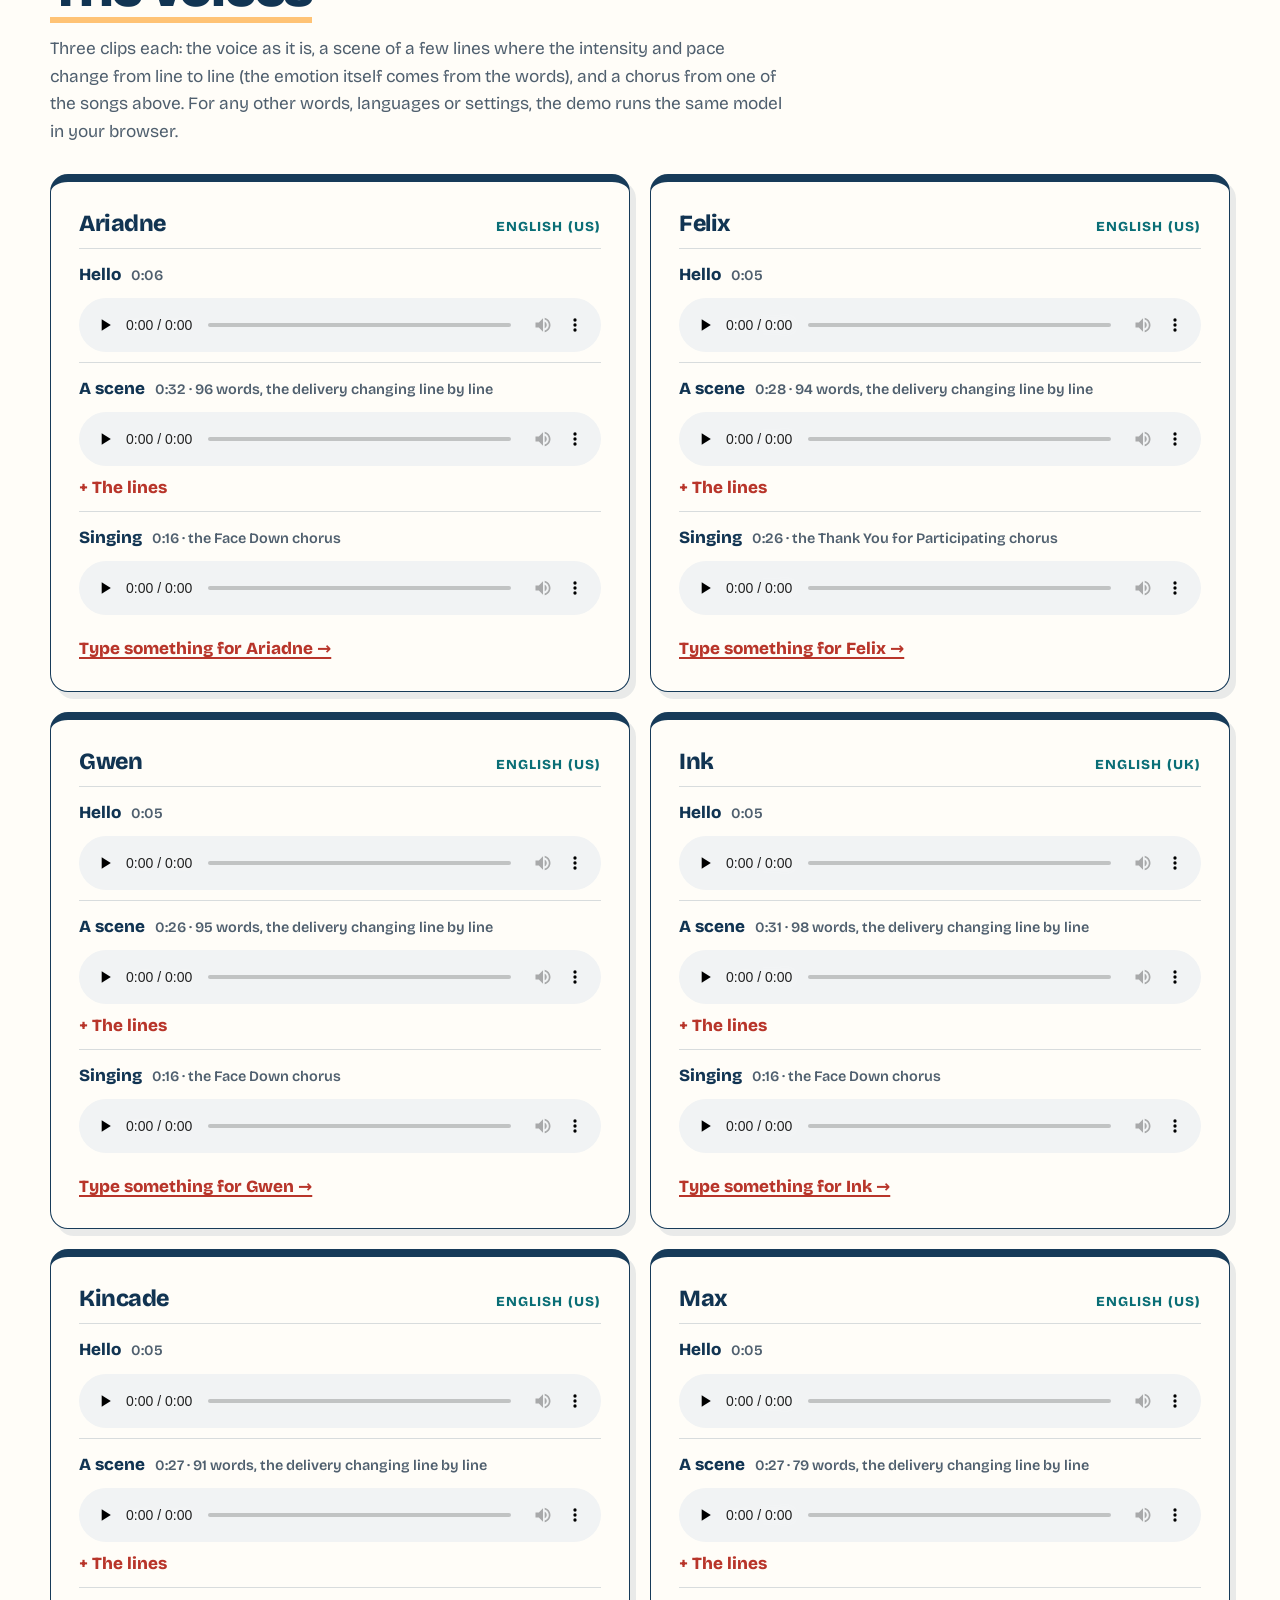
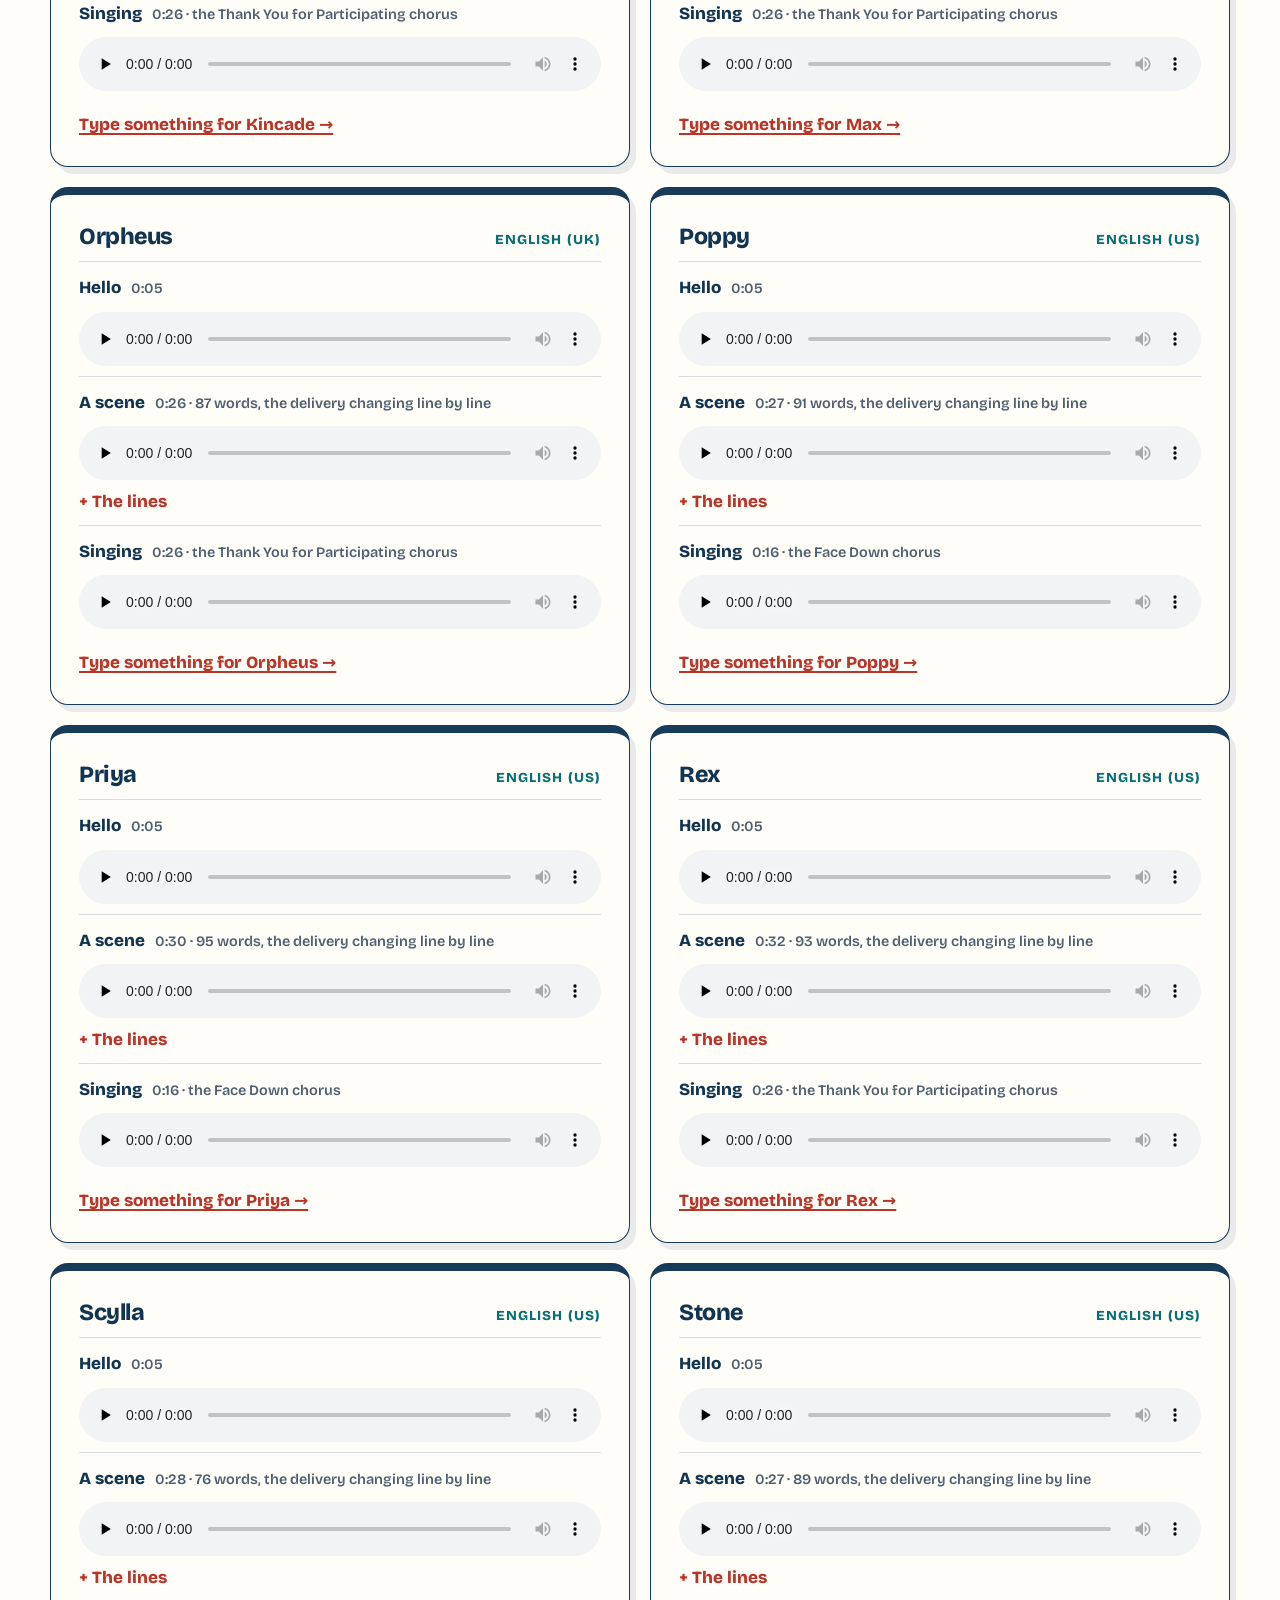
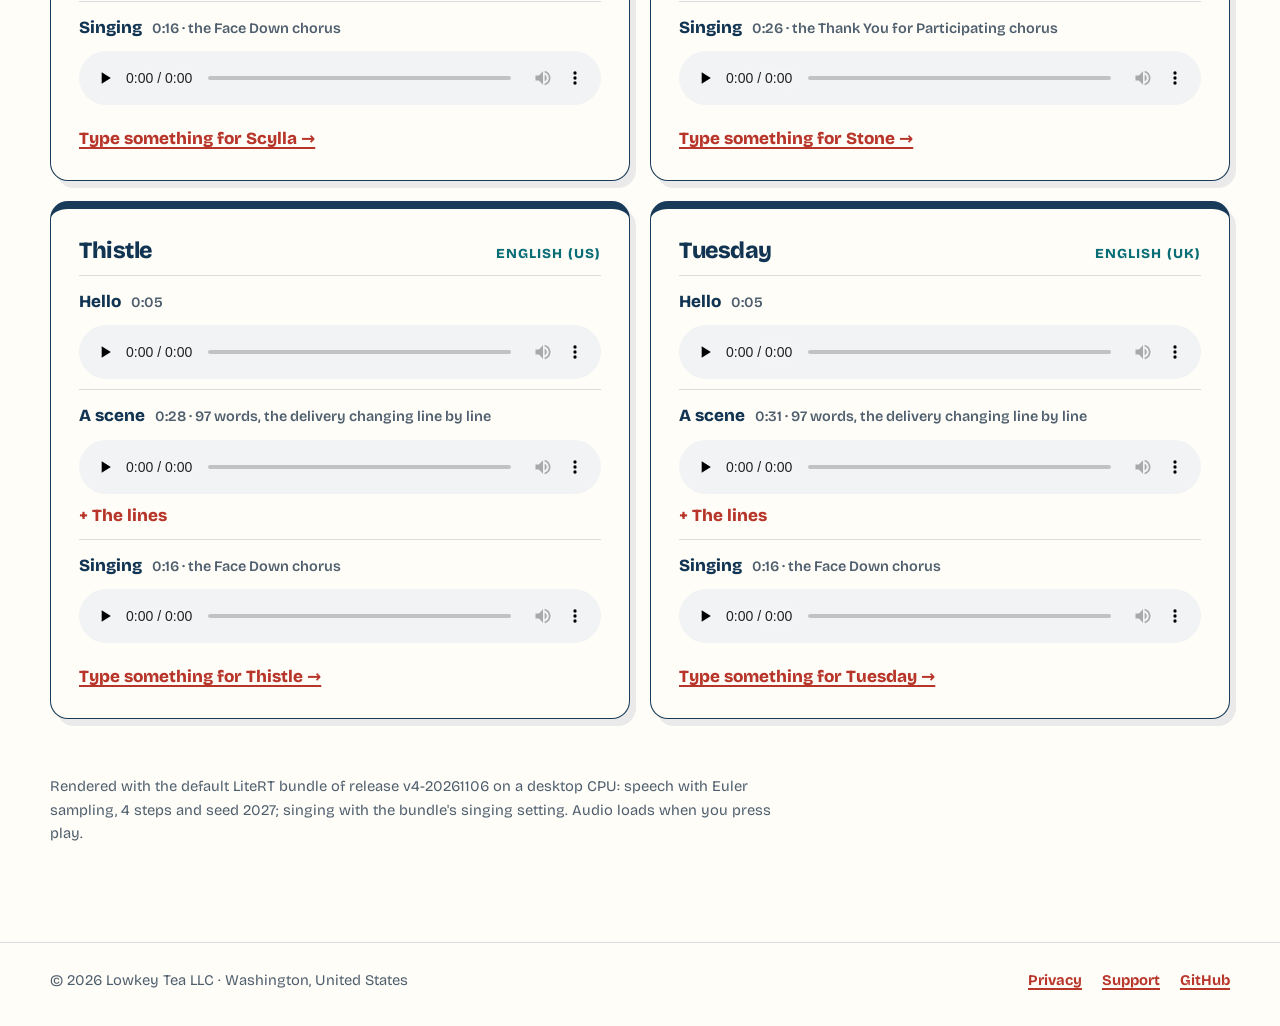
<file: site/scyllasband/samples/index.html>
<!doctype html>
<html lang="en">
<head>
  <meta charset="utf-8">
  <meta name="viewport" content="width=device-width, initial-scale=1">
  <meta http-equiv="Content-Security-Policy" content="default-src 'self'; media-src 'self'; img-src 'self' data:; style-src 'self'; font-src 'self'; object-src 'none'; base-uri 'self'; form-action 'none'">
  <title>Scylla's Band voice samples · Lowkey Tea LLC</title>
  <meta name="description" content="Hear Scylla's Band's fourteen voices: a hello, a scene and a sung chorus from each, four songs built from scores, and long-form speech in six languages.">
  <meta name="color-scheme" content="light dark">
  <meta name="theme-color" content="#fff7e8" media="(prefers-color-scheme: light)">
  <meta name="theme-color" content="#0c1f33" media="(prefers-color-scheme: dark)">
  <link rel="canonical" href="https://lowkeytea.dev/scyllasband/samples/">
  <meta property="og:type" content="website">
  <meta property="og:site_name" content="Lowkey Tea LLC">
  <meta property="og:title" content="Scylla's Band voice samples">
  <meta property="og:description" content="Fourteen voices: a hello, a scene and a sung chorus from each, plus four songs built from scores.">
  <meta property="og:url" content="https://lowkeytea.dev/scyllasband/samples/">
  <meta property="og:image" content="https://lowkeytea.dev/assets/og.png">
  <meta property="og:image:width" content="1200">
  <meta property="og:image:height" content="630">
  <meta property="og:image:alt" content="Lowkey Tea LLC wordmark and mug logo on a cream background">
  <meta name="twitter:card" content="summary_large_image">
  <link rel="icon" href="../../favicon.svg" type="image/svg+xml">
  <link rel="preload" href="../../assets/fonts/bricolage-latin.woff2" as="font" type="font/woff2" crossorigin>
  <link rel="stylesheet" href="../../assets/site.css">
  <link rel="stylesheet" href="samples.css">
</head>
<body>
  <a class="skip" href="#main">Skip to content</a>

  <header class="site-header">
    <div class="shell header-row">
      <a class="brand" href="../../" aria-label="Lowkey Tea, home">
        <svg class="brand-mark" viewBox="0 0 48 48" aria-hidden="true"><use href="#mark"/></svg>
        <span class="brand-name">Lowkey Tea</span>
      </a>
      <nav aria-label="Main">
        <a href="../../#work">Work</a>
        <a href="../../#about">About</a>
        <a href="../../support/">Support</a>
        <a href="../../#contact">Contact</a>
      </nav>
    </div>
  </header>

  <main id="main" class="doc shell" tabindex="-1">
    <div class="doc-head">
      <div class="stripe" aria-hidden="true"></div>
      <p class="eyebrow">Scylla&rsquo;s Band</p>
      <h1>Voice samples</h1>
      <p class="lede">Fourteen voices, each saying hello, playing a scene and singing a chorus; four songs built from scores; and long-form
        speech in English, Spanish, Italian, French, German and Vietnamese. Everything here came out of the runtime as published, on a CPU.</p>
      <ul class="chips" aria-label="At a glance">
        <li><strong>14</strong> voices</li>
        <li><strong>6</strong> languages</li>
        <li><strong>50</strong> clips</li>
        <li><strong>24 kHz</strong> output</li>
      </ul>
      <div class="actions">
        <a class="button" href="../demo/">Try it in your browser <span aria-hidden="true">&rarr;</span></a>
        <p class="link-row"><a href="../video/">Launch video</a><a href="https://github.com/lowkeytea/scyllasband">GitHub</a><a href="https://huggingface.co/spybyscript/scyllasband">Hugging Face</a><a href="https://huggingface.co/spaces/spybyscript/scyllasband">Hugging Face Space</a></p>
      </div>
    </div>
    <nav class="section-nav" aria-label="Sections">
      <a href="#songs">Songs</a><a href="#speech">Speech</a><a href="#voices">Voices</a><a href="#ariadne">Ariadne</a><a href="#felix">Felix</a><a href="#gwen">Gwen</a><a href="#ink">Ink</a><a href="#kincade">Kincade</a><a href="#max">Max</a><a href="#orpheus">Orpheus</a><a href="#poppy">Poppy</a><a href="#priya">Priya</a><a href="#rex">Rex</a><a href="#scylla">Scylla</a><a href="#stone">Stone</a><a href="#thistle">Thistle</a><a href="#tuesday">Tuesday</a>
    </nav>

    <section id="songs" class="block">
      <div class="section-head">
        <h2>Songs</h2>
        <p>The model never free-sings: every note was written down first. Each song is a set of scores and a cue script, and
          <em>How it was made</em> under each one shows the score lines and the cue that produced what you hear.</p>
      </div>
      <div class="pieces">
        <article class="piece piece-pop" id="face_down">
          <p class="kicker">Pop &middot; 1:51</p>
          <h3>Face Down</h3>
          <p class="meta">Ink &middot; Poppy &middot; Gwen &middot; Felix &middot; Priya &middot; 232 words &middot; 10 cues, 7 sung</p>
          <p class="blurb">A 120 bpm pop song about a night with the phone face down on the table. Poppy sings the first verse, Gwen the second, and the chorus is Poppy with Gwen doubling and Felix an octave below; Ink opens and closes it and Priya calls the last chorus.</p>
          <audio controls preload="none" src="audio/face_down.mp3" aria-label="Face Down"></audio>
          <details class="how">
            <summary>How it was made</summary>
            <p>The lyric is written as a score, one note per syllable with its pitch and length in beats; the runtime plans the phones
              onto the notes and sings them. The cues (spoken lines and sung sections, with their voices, seeds and gaps) are listed in
              a script and placed on a timeline by <code>make_track.py</code>; a doubled chorus is the same score rendered per voice,
              aligned note by note onto the lead and summed.</p>
            <p class="snippet-name">score.txt</p>
            <pre>[chorus] bpm=120 style=pop
Put:E4:.5 it:E4:.5 face:G4:1 down:E4:1.5 we&#x27;re:D4:.5 in:E4:.5 the:D4:.5 room:E4:1 now:C4:1 |1
No:E4:.5 one:E4:.5 to:D4:.5 an-swer:E4,G4:.5,1 no:E4:.5 one:D4:.5 a-round:C4,D4:.5,2.5 |1
Put:E4:.5 it:E4:.5 face:G4:1 down:E4:1.5 let:D4:.5 the:E4:.5 night:G4:1 get:E4:.5 loud:D4:1 |1
No-thing:E4,E4:.5,.5 to:D4:.5 up-load:E4,G4:.5,1 I&#x27;m:D4:.5 here:E4:.5 right:D4:.5 now:C4:2.5 |1</pre>
            <p class="snippet-name">script.json, the last sung cue</p>
            <pre>{&quot;name&quot;: &quot;chorus_3&quot;, &quot;type&quot;: &quot;sing&quot;, &quot;voices&quot;: [&quot;poppy&quot;, &quot;gwen&quot;, &quot;felix&quot;], &quot;gains&quot;: [1.0, 0.5, 0.5], &quot;align&quot;: &quot;lead&quot;, &quot;score&quot;: &quot;melodies/chorus.json&quot;, &quot;transpose&quot;: -3, &quot;seed&quot;: 7, &quot;gap&quot;: 0.8}</pre>
            <a class="text-link" href="https://github.com/lowkeytea/scyllasband/tree/main/examples/face_down">The whole piece, step by step &rarr;</a>
          </details>
        </article>
        <article class="piece piece-rap" id="bubble_wrap">
          <p class="kicker">Talk-sung &middot; 1:45</p>
          <h3>Bubble Wrap</h3>
          <p class="meta">Scylla &middot; Tuesday &middot; Orpheus &middot; 280 words &middot; 7 cues, 5 sung</p>
          <p class="blurb">Talk-sung at 96 bpm, one syllable per sixteenth: the bubble has popped, the market is in pieces, and a couple hundred megabytes on your phone would like it noted that it never had a bubble. Tuesday and Orpheus trade verses; Scylla reads the news.</p>
          <audio controls preload="none" src="audio/bubble_wrap.mp3" aria-label="Bubble Wrap"></audio>
          <details class="how">
            <summary>How it was made</summary>
            <p>The lyric is written as a score, one note per syllable with its pitch and length in beats; the runtime plans the phones
              onto the notes and sings them. The cues (spoken lines and sung sections, with their voices, seeds and gaps) are listed in
              a script and placed on a timeline by <code>make_track.py</code>; a doubled chorus is the same score rendered per voice,
              aligned note by note onto the lead and summed.</p>
            <p class="snippet-name">score.txt</p>
            <pre>[hook] bpm=96 style=pop
Pop:G4:.5 goes:E4:.25 the:E4:.25 bub-ble:G4,E4:.5,.25 |.25 pop:G4:.5 pop:G4:.5 there:E4:.25 it:D4:.25 goes:C4:1 |.25
Ev-ery-bo-dy:E4,E4,E4,E4:.25,.25,.25,.25 pa-ni-cking:G4,E4,E4:.5,.25,.25 ev-ery-bo-dy:E4,E4,D4,D4:.25,.25,.25,.25 knows:C4:1 |1
I&#x27;m:E4:.25 a:E4:.25 ti-ny:G4,E4:.5,.25 lit-tle:E4,E4:.25,.25 mo-del:D4,D4:.5,.25 on:E4:.25 a:E4:.25 phone:G4:.5 in:E4:.25 your:D4:.25 coat:C4:1 |.25
Ne-ver:E4,E4:.5,.25 had:E4:.25 a:D4:.25 bub-ble:G4,E4:.5,.25 so:E4:.25 I&#x27;m:E4:.25 still:D4:.5 a-float:D4,C4:.25,1.5 |1.25</pre>
            <p class="snippet-name">script.json, the last sung cue</p>
            <pre>{&quot;name&quot;: &quot;hook_3&quot;, &quot;type&quot;: &quot;sing&quot;, &quot;voices&quot;: [&quot;tuesday&quot;, &quot;orpheus&quot;], &quot;gains&quot;: [1.0, 0.6], &quot;align&quot;: &quot;lead&quot;, &quot;score&quot;: &quot;melodies/hook.json&quot;, &quot;transpose&quot;: -2, &quot;seed&quot;: 7, &quot;gap&quot;: 0.7}</pre>
            <a class="text-link" href="https://github.com/lowkeytea/scyllasband/tree/main/examples/bubble_wrap">The whole piece, step by step &rarr;</a>
          </details>
        </article>
        <article class="piece piece-ballad" id="thank_you">
          <p class="kicker">Ballad &middot; 2:07</p>
          <h3>Thank You for Participating</h3>
          <p class="meta">Scylla &middot; Thistle &middot; 156 words &middot; 7 cues, 4 sung</p>
          <p class="blurb">A 72 bpm ballad from a facility voice that is being very gracious about your departure. Scylla sings it sweetly and says the spoken parts flat; Thistle joins the last chorus.</p>
          <audio controls preload="none" src="audio/thank_you.mp3" aria-label="Thank You for Participating"></audio>
          <details class="how">
            <summary>How it was made</summary>
            <p>The lyric is written as a score, one note per syllable with its pitch and length in beats; the runtime plans the phones
              onto the notes and sings them. The cues (spoken lines and sung sections, with their voices, seeds and gaps) are listed in
              a script and placed on a timeline by <code>make_track.py</code>; a doubled chorus is the same score rendered per voice,
              aligned note by note onto the lead and summed.</p>
            <p class="snippet-name">score.txt</p>
            <pre>[chorus] bpm=72 style=ballad
Thank:E4:1 you:D4:.5 for:E4:.5 par-ti-ci-pa-ting:G4,G4,E4,D4,E4:1,.5,.5,1,2 |1
Your:E4:.5 re-sults:D4,E4:.5,1 are:D4:.5 fa-sci-na-ting:G4,E4,D4,C4:1,.5,1,2 |1
I&#x27;d:C4:.5 say:D4:1 I&#x27;m:E4:.5 sor-ry:G4,E4:1,.5 but:D4:.5 I&#x27;m:D4:.5 not:C4:2.5 |1
I&#x27;m:C4:.5 still:D4:1 run-ning:E4,D4:1,.5 and:C4:.5 that&#x27;s:D4:.5 the:C4:.5 plot:A3:2.5 |1.5</pre>
            <p class="snippet-name">script.json, the last sung cue</p>
            <pre>{&quot;name&quot;: &quot;chorus_2&quot;, &quot;type&quot;: &quot;sing&quot;, &quot;voices&quot;: [&quot;scylla&quot;, &quot;thistle&quot;], &quot;gains&quot;: [1.0, 0.5], &quot;align&quot;: &quot;lead&quot;, &quot;score&quot;: &quot;melodies/chorus.json&quot;, &quot;transpose&quot;: -3, &quot;seed&quot;: 6, &quot;gap&quot;: 0.9}</pre>
            <a class="text-link" href="https://github.com/lowkeytea/scyllasband/tree/main/examples/thank_you">The whole piece, step by step &rarr;</a>
          </details>
        </article>
        <article class="piece piece-pop" id="ghost_in_the_machine">
          <p class="kicker">Pop &middot; 1:36</p>
          <h3>Ghost in the Machine</h3>
          <p class="meta">Thistle &middot; Tuesday &middot; Orpheus &middot; Scylla &middot; 164 words &middot; 10 cues, 4 sung</p>
          <p class="blurb">The original tutorial piece: Thistle narrates, Tuesday sings the verse and leads the chorus with Orpheus an octave below, all three take the closing line, and Scylla has a complaint.</p>
          <audio controls preload="none" src="audio/ghost_in_the_machine.mp3" aria-label="Ghost in the Machine"></audio>
          <details class="how">
            <summary>How it was made</summary>
            <p>The lyric is written as a score, one note per syllable with its pitch and length in beats; the runtime plans the phones
              onto the notes and sings them. The cues (spoken lines and sung sections, with their voices, seeds and gaps) are listed in
              a script and placed on a timeline by <code>make_track.py</code>; a doubled chorus is the same score rendered per voice,
              aligned note by note onto the lead and summed.</p>
            <p class="snippet-name">melodies/tag.json</p>
            <pre>{
 &quot;text&quot;: &quot;ghost in the machine&quot;,
 &quot;bpm&quot;: 104,
 &quot;style&quot;: &quot;pop&quot;,
 &quot;notes&quot;: [
  [&quot;ghost&quot;, &quot;E4&quot;, 1.0], [&quot;in&quot;, &quot;D4&quot;, 0.5], [&quot;the&quot;, &quot;C4&quot;, 0.5], [&quot;machine~1&quot;, &quot;D4&quot;, 0.5], [&quot;machine~2&quot;, &quot;C4&quot;, 4.0], [&quot;-&quot;, &quot;rest&quot;, 1.0], ...
 ]
}</pre>
            <p class="snippet-name">script.json, the last sung cue</p>
            <pre>{&quot;name&quot;: &quot;tag&quot;, &quot;type&quot;: &quot;sing&quot;, &quot;voices&quot;: [&quot;thistle&quot;, &quot;tuesday&quot;, &quot;orpheus&quot;], &quot;score&quot;: &quot;melodies/tag.json&quot;, &quot;transpose&quot;: -4, &quot;seed&quot;: 5, &quot;gap&quot;: 0.8, &quot;gains&quot;: [1.0, 0.5, 0.5], &quot;align&quot;: &quot;lead&quot;}</pre>
            <a class="text-link" href="https://github.com/lowkeytea/scyllasband/tree/main/examples/ghost_in_the_machine">The whole piece, step by step &rarr;</a>
          </details>
        </article>
        <article class="piece piece-rap" id="kitchen_patter">
          <p class="kicker">Patter &middot; 0:12</p>
          <h3>Kitchen Patter</h3>
          <p class="meta">Tuesday &middot; one score, one command</p>
          <p class="blurb">Sixteenth-note syllables at 112 bpm from one score, 5.2 syllables a second: the fast end of what the singing path does.</p>
          <audio controls preload="none" src="audio/kitchen_patter.mp3" aria-label="Kitchen Patter"></audio>
          <details class="how">
            <summary>How it was made</summary>
            <pre>python -m scyllasband sing --score examples/kitchen_patter/melody.json --voice tuesday -o kitchen_patter.wav</pre>
            <a class="text-link" href="https://github.com/lowkeytea/scyllasband/tree/main/examples/kitchen_patter">The score and its rules &rarr;</a>
          </details>
        </article>
      </div>
    </section>

    <section id="speech" class="block">
      <div class="section-head">
        <h2>Speech</h2>
        <p>Whole texts, spoken as passages of up to about nine seconds. Each passage sees the text around it and continues from the
          sound of the one before it.</p>
      </div>
      <div class="pieces">
        <article class="piece piece-long" id="narration">
          <p class="kicker">Speech &middot; 4:11</p>
          <h3>Single-voice narration</h3>
          <p class="meta">Scylla &middot; English (US) &middot; 766 words</p>
          <p class="blurb">Scratchwick the squirrel faces Shelley the racing snail in a woodland dance battle, with dates, prices, counts and tongue twisters carried through one continuous narration.</p>
          <audio controls preload="none" src="audio/narration.mp3" aria-label="Single-voice narration"></audio>
          <a class="text-link" href="https://github.com/lowkeytea/scyllasband/blob/main/data/test_document.txt">Read the source text &rarr;</a>
        </article>
        <article class="piece piece-long" id="dialogue">
          <p class="kicker">Speech &middot; 1:56</p>
          <h3>Nine voices, seven locales</h3>
          <p class="meta">9 voices &middot; English (US) &middot; English (UK) &middot; German &middot; French &middot; Vietnamese &middot; Spanish &middot; Italian &middot; 346 words</p>
          <p class="blurb">Nine voices introduce the release and its speed on phones, then move between English, German, French, Vietnamese, Spanish and Italian while the delivery changes line by line.</p>
          <audio controls preload="none" src="audio/dialogue.mp3" aria-label="Nine voices, seven locales"></audio>
          <a class="text-link" href="https://github.com/lowkeytea/scyllasband/blob/main/data/walkthrough_2nd.txt">Read the source text &rarr;</a>
        </article>
        <article class="piece piece-long" id="languages">
          <p class="kicker">Speech &middot; 0:36</p>
          <h3>One voice, six languages</h3>
          <p class="meta">Scylla &middot; English (US) &middot; Spanish &middot; Italian &middot; French &middot; German &middot; Vietnamese &middot; 121 words</p>
          <p class="blurb">Scylla reads the same line in English, Spanish, Italian, French, German and Vietnamese, half a second apart.</p>
          <audio controls preload="none" src="audio/languages.mp3" aria-label="One voice, six languages"></audio>
          
        </article>
      </div>
    </section>

    <section id="voices" class="block">
      <div class="section-head">
        <h2>The voices</h2>
        <p>Three clips each: the voice as it is, a scene of a few lines where the intensity and pace change from line to line (the
          emotion itself comes from the words), and a chorus from one of the songs above. For any other words, languages or
          settings, the demo runs the same model in your browser.</p>
      </div>
      <div class="voices">
        <article class="voice" id="ariadne">
          <div class="voice-head"><h3>Ariadne</h3><span>English (US)</span></div>
          <div class="row">
            <p class="label">Hello <span>0:06</span></p>
            <audio controls preload="none" src="audio/ariadne_hello.mp3" aria-label="Ariadne says hello"></audio>
          </div>
          <div class="row">
            <p class="label">A scene <span>0:32 &middot; 96 words, the delivery changing line by line</span></p>
            <audio controls preload="none" src="audio/ariadne_scene.mp3" aria-label="Ariadne, a scene"></audio>
            <details class="scene-text"><summary>The lines</summary><p>Keeper&#x27;s log, the fourth of November. Wind out of the northwest, sea running high, lamp lit at a quarter past five.<br>Two boats went past before dark, both of them close enough to wave, so I waved.<br>Then the radio went, and it was the ferry, and the ferry never calls unless something&#x27;s wrong!<br>It wasn&#x27;t. They wanted to know if the café on the point still does the fish pie on Thursdays.<br>It does. I told them it does. And then I sat here for an hour, wondering why I know that.</p></details>
          </div>
          <div class="row">
            <p class="label">Singing <span>0:16 &middot; the Face Down chorus</span></p>
            <audio controls preload="none" src="audio/ariadne_sings.mp3" aria-label="Ariadne sings"></audio>
          </div>
          <a class="try" href="../demo/?voice=ariadne">Type something for Ariadne &rarr;</a>
        </article>
        <article class="voice" id="felix">
          <div class="voice-head"><h3>Felix</h3><span>English (US)</span></div>
          <div class="row">
            <p class="label">Hello <span>0:05</span></p>
            <audio controls preload="none" src="audio/felix_hello.mp3" aria-label="Felix says hello"></audio>
          </div>
          <div class="row">
            <p class="label">A scene <span>0:28 &middot; 94 words, the delivery changing line by line</span></p>
            <audio controls preload="none" src="audio/felix_scene.mp3" aria-label="Felix, a scene"></audio>
            <details class="scene-text"><summary>The lines</summary><p>That&#x27;s the last song of the night, and if you&#x27;re still up, you&#x27;re one of about nine people, so hello, all nine of you.<br>The forecast says rain by morning, the kind that doesn&#x27;t commit, so take the umbrella and don&#x27;t open it.<br>Oh, and the bakery on Fourth is giving away yesterday&#x27;s bread at six, which is not a rumor, I was there, I have the bread.<br>Turn the lamp off. Leave the window open a little. I&#x27;ll be here tomorrow, same time, same nine people.</p></details>
          </div>
          <div class="row">
            <p class="label">Singing <span>0:26 &middot; the Thank You for Participating chorus</span></p>
            <audio controls preload="none" src="audio/felix_sings.mp3" aria-label="Felix sings"></audio>
          </div>
          <a class="try" href="../demo/?voice=felix">Type something for Felix &rarr;</a>
        </article>
        <article class="voice" id="gwen">
          <div class="voice-head"><h3>Gwen</h3><span>English (US)</span></div>
          <div class="row">
            <p class="label">Hello <span>0:05</span></p>
            <audio controls preload="none" src="audio/gwen_hello.mp3" aria-label="Gwen says hello"></audio>
          </div>
          <div class="row">
            <p class="label">A scene <span>0:26 &middot; 95 words, the delivery changing line by line</span></p>
            <audio controls preload="none" src="audio/gwen_scene.mp3" aria-label="Gwen, a scene"></audio>
            <details class="scene-text"><summary>The lines</summary><p>So, the boxes are gone, the walls are bare, and the place echoes now, which I didn&#x27;t expect.<br>I found your old drawing behind the radiator, the one with the horse that looks like a dog! I kept it. Obviously I kept it.<br>I keep thinking about the winter the heating broke and we slept in the kitchen with the oven open. I don&#x27;t know why that&#x27;s the one I&#x27;ll miss.<br>Anyway. The new address is on the back of this. Come see it before I fill it with boxes again.</p></details>
          </div>
          <div class="row">
            <p class="label">Singing <span>0:16 &middot; the Face Down chorus</span></p>
            <audio controls preload="none" src="audio/gwen_sings.mp3" aria-label="Gwen sings"></audio>
          </div>
          <a class="try" href="../demo/?voice=gwen">Type something for Gwen &rarr;</a>
        </article>
        <article class="voice" id="ink">
          <div class="voice-head"><h3>Ink</h3><span>English (UK)</span></div>
          <div class="row">
            <p class="label">Hello <span>0:05</span></p>
            <audio controls preload="none" src="audio/ink_hello.mp3" aria-label="Ink says hello"></audio>
          </div>
          <div class="row">
            <p class="label">A scene <span>0:31 &middot; 98 words, the delivery changing line by line</span></p>
            <audio controls preload="none" src="audio/ink_scene.mp3" aria-label="Ink, a scene"></audio>
            <details class="scene-text"><summary>The lines</summary><p>Right, this is the last tour of the day, which means two things: you get the good stories, and I get to go home when they&#x27;re finished.<br>This clock in front of you has not worked since eighteen ninety-two. Nobody has tried to fix it, because the man who built it left a note asking them not to.<br>And every single year, somebody asks if they can have a go. No! You cannot have a go!<br>Although, between us, I&#x27;ve had a look inside. It&#x27;s a spring. It&#x27;s just a very tired spring.</p></details>
          </div>
          <div class="row">
            <p class="label">Singing <span>0:16 &middot; the Face Down chorus</span></p>
            <audio controls preload="none" src="audio/ink_sings.mp3" aria-label="Ink sings"></audio>
          </div>
          <a class="try" href="../demo/?voice=ink">Type something for Ink &rarr;</a>
        </article>
        <article class="voice" id="kincade">
          <div class="voice-head"><h3>Kincade</h3><span>English (US)</span></div>
          <div class="row">
            <p class="label">Hello <span>0:05</span></p>
            <audio controls preload="none" src="audio/kincade_hello.mp3" aria-label="Kincade says hello"></audio>
          </div>
          <div class="row">
            <p class="label">A scene <span>0:27 &middot; 91 words, the delivery changing line by line</span></p>
            <audio controls preload="none" src="audio/kincade_scene.mp3" aria-label="Kincade, a scene"></audio>
            <details class="scene-text"><summary>The lines</summary><p>Okay, so here&#x27;s what happened. Your belt was fine. The thing that squeals when the belt is fine is the pulley behind it, and that&#x27;s what went.<br>I swapped it, tightened everything, and it&#x27;s quiet now. You&#x27;d never know.<br>But listen to me, that front left tire? That&#x27;s not a tire anymore, that&#x27;s a suggestion. You don&#x27;t drive to the coast on that.<br>I&#x27;m not trying to sell you tires. I&#x27;m trying to not read about you. Go slow, come back Tuesday.</p></details>
          </div>
          <div class="row">
            <p class="label">Singing <span>0:26 &middot; the Thank You for Participating chorus</span></p>
            <audio controls preload="none" src="audio/kincade_sings.mp3" aria-label="Kincade sings"></audio>
          </div>
          <a class="try" href="../demo/?voice=kincade">Type something for Kincade &rarr;</a>
        </article>
        <article class="voice" id="max">
          <div class="voice-head"><h3>Max</h3><span>English (US)</span></div>
          <div class="row">
            <p class="label">Hello <span>0:05</span></p>
            <audio controls preload="none" src="audio/max_hello.mp3" aria-label="Max says hello"></audio>
          </div>
          <div class="row">
            <p class="label">A scene <span>0:27 &middot; 79 words, the delivery changing line by line</span></p>
            <audio controls preload="none" src="audio/max_scene.mp3" aria-label="Max, a scene"></audio>
            <details class="scene-text"><summary>The lines</summary><p>Sit down. Breathe. Nobody talk for ten seconds.<br>We&#x27;re down by two. That&#x27;s nothing. That&#x27;s one good minute. We&#x27;ve had plenty of good minutes this year, we just haven&#x27;t had one tonight yet.<br>So here&#x27;s what changes. We stop waiting for them to make a mistake and we start making them hurry! Every pass, every time, make them hurry!<br>And if we lose anyway, we lose fast and loud and together. Okay. Go.</p></details>
          </div>
          <div class="row">
            <p class="label">Singing <span>0:26 &middot; the Thank You for Participating chorus</span></p>
            <audio controls preload="none" src="audio/max_sings.mp3" aria-label="Max sings"></audio>
          </div>
          <a class="try" href="../demo/?voice=max">Type something for Max &rarr;</a>
        </article>
        <article class="voice" id="orpheus">
          <div class="voice-head"><h3>Orpheus</h3><span>English (UK)</span></div>
          <div class="row">
            <p class="label">Hello <span>0:05</span></p>
            <audio controls preload="none" src="audio/orpheus_hello.mp3" aria-label="Orpheus says hello"></audio>
          </div>
          <div class="row">
            <p class="label">A scene <span>0:26 &middot; 87 words, the delivery changing line by line</span></p>
            <audio controls preload="none" src="audio/orpheus_scene.mp3" aria-label="Orpheus, a scene"></audio>
            <details class="scene-text"><summary>The lines</summary><p>We close in ten minutes, but you can stay, as long as you don&#x27;t mind me counting the till out loud.<br>The book you&#x27;re holding came in on Monday. A woman brought a whole box of them, said her father read nothing else.<br>I opened one, just to check the pages, and there was a train ticket from nineteen seventy-one in the middle, like a bookmark somebody forgot.<br>I left it in. Seemed rude to take a man&#x27;s place in his own book.</p></details>
          </div>
          <div class="row">
            <p class="label">Singing <span>0:26 &middot; the Thank You for Participating chorus</span></p>
            <audio controls preload="none" src="audio/orpheus_sings.mp3" aria-label="Orpheus sings"></audio>
          </div>
          <a class="try" href="../demo/?voice=orpheus">Type something for Orpheus &rarr;</a>
        </article>
        <article class="voice" id="poppy">
          <div class="voice-head"><h3>Poppy</h3><span>English (US)</span></div>
          <div class="row">
            <p class="label">Hello <span>0:05</span></p>
            <audio controls preload="none" src="audio/poppy_hello.mp3" aria-label="Poppy says hello"></audio>
          </div>
          <div class="row">
            <p class="label">A scene <span>0:27 &middot; 91 words, the delivery changing line by line</span></p>
            <audio controls preload="none" src="audio/poppy_scene.mp3" aria-label="Poppy, a scene"></audio>
            <details class="scene-text"><summary>The lines</summary><p>Good morning! Mostly sunny, high of sixty-eight, a light breeze off the water, perfect, honestly, get outside.<br>Later this afternoon there&#x27;s a system moving in from the west, and it looks like... okay, it looks bigger than it did an hour ago.<br>Okay, that&#x27;s a lot of red on the map. Bring the chairs in! Bring the dog in! If you&#x27;ve got a trampoline, I&#x27;m sorry, it&#x27;s gone!<br>And tomorrow, clear skies again, like nothing happened. That&#x27;s the whole forecast. Be careful out there.</p></details>
          </div>
          <div class="row">
            <p class="label">Singing <span>0:16 &middot; the Face Down chorus</span></p>
            <audio controls preload="none" src="audio/poppy_sings.mp3" aria-label="Poppy sings"></audio>
          </div>
          <a class="try" href="../demo/?voice=poppy">Type something for Poppy &rarr;</a>
        </article>
        <article class="voice" id="priya">
          <div class="voice-head"><h3>Priya</h3><span>English (US)</span></div>
          <div class="row">
            <p class="label">Hello <span>0:05</span></p>
            <audio controls preload="none" src="audio/priya_hello.mp3" aria-label="Priya says hello"></audio>
          </div>
          <div class="row">
            <p class="label">A scene <span>0:30 &middot; 95 words, the delivery changing line by line</span></p>
            <audio controls preload="none" src="audio/priya_scene.mp3" aria-label="Priya, a scene"></audio>
            <details class="scene-text"><summary>The lines</summary><p>Hey, it&#x27;s me, I&#x27;m back, I&#x27;m home, I&#x27;m lying on the floor because the floor doesn&#x27;t move and I&#x27;m very grateful to it.<br>Three flights, one missed connection, one airport that was basically a hallway with a vending machine, and I got the window every time!<br>I kept thinking about the last night there, the roof, the lights going out one by one across the valley. I didn&#x27;t take a picture. I just watched.<br>Call me back. Not tonight. Tomorrow. I&#x27;m going to sleep on this floor.</p></details>
          </div>
          <div class="row">
            <p class="label">Singing <span>0:16 &middot; the Face Down chorus</span></p>
            <audio controls preload="none" src="audio/priya_sings.mp3" aria-label="Priya sings"></audio>
          </div>
          <a class="try" href="../demo/?voice=priya">Type something for Priya &rarr;</a>
        </article>
        <article class="voice" id="rex">
          <div class="voice-head"><h3>Rex</h3><span>English (US)</span></div>
          <div class="row">
            <p class="label">Hello <span>0:05</span></p>
            <audio controls preload="none" src="audio/rex_hello.mp3" aria-label="Rex says hello"></audio>
          </div>
          <div class="row">
            <p class="label">A scene <span>0:32 &middot; 93 words, the delivery changing line by line</span></p>
            <audio controls preload="none" src="audio/rex_scene.mp3" aria-label="Rex, a scene"></audio>
            <details class="scene-text"><summary>The lines</summary><p>My grandfather had one rule on the boat: nobody talks before the first fish. So we&#x27;d sit there, two hours sometimes, not a word.<br>Then I caught one, and he looked at it, and he looked at me, and he said, well, that&#x27;s a small fish.<br>That&#x27;s it. That was the whole conversation. I was eleven. I thought about it for twenty years.<br>I took my daughter out last summer. She caught one first. Big one. I told her it was a small fish. She hasn&#x27;t forgiven me yet.</p></details>
          </div>
          <div class="row">
            <p class="label">Singing <span>0:26 &middot; the Thank You for Participating chorus</span></p>
            <audio controls preload="none" src="audio/rex_sings.mp3" aria-label="Rex sings"></audio>
          </div>
          <a class="try" href="../demo/?voice=rex">Type something for Rex &rarr;</a>
        </article>
        <article class="voice" id="scylla">
          <div class="voice-head"><h3>Scylla</h3><span>English (US)</span></div>
          <div class="row">
            <p class="label">Hello <span>0:05</span></p>
            <audio controls preload="none" src="audio/scylla_hello.mp3" aria-label="Scylla says hello"></audio>
          </div>
          <div class="row">
            <p class="label">A scene <span>0:28 &middot; 76 words, the delivery changing line by line</span></p>
            <audio controls preload="none" src="audio/scylla_scene.mp3" aria-label="Scylla, a scene"></audio>
            <details class="scene-text"><summary>The lines</summary><p>Good morning, everyone, and welcome to the café, where the coffee is strong and the opinions are stronger.<br>Two announcements. The lemon cake is back, and yes, I know what happened last time, and no, the recipe has not changed, you have.<br>Second. Somebody has been taking the good chair. The one by the window. My chair. I will find you!<br>Anyway. Enjoy your morning. Tip your server. She is a saint and I am not.</p></details>
          </div>
          <div class="row">
            <p class="label">Singing <span>0:16 &middot; the Face Down chorus</span></p>
            <audio controls preload="none" src="audio/scylla_sings.mp3" aria-label="Scylla sings"></audio>
          </div>
          <a class="try" href="../demo/?voice=scylla">Type something for Scylla &rarr;</a>
        </article>
        <article class="voice" id="stone">
          <div class="voice-head"><h3>Stone</h3><span>English (US)</span></div>
          <div class="row">
            <p class="label">Hello <span>0:05</span></p>
            <audio controls preload="none" src="audio/stone_hello.mp3" aria-label="Stone says hello"></audio>
          </div>
          <div class="row">
            <p class="label">A scene <span>0:27 &middot; 89 words, the delivery changing line by line</span></p>
            <audio controls preload="none" src="audio/stone_scene.mp3" aria-label="Stone, a scene"></audio>
            <details class="scene-text"><summary>The lines</summary><p>Eleven o&#x27;clock, east wing. Doors locked, lights off, the heating ticking the way it does when the building thinks nobody&#x27;s listening.<br>There&#x27;s a cat that gets in through the loading dock. I&#x27;m not supposed to feed it. I&#x27;ve been not feeding it for three years.<br>Tonight the cat brought a friend, and the friend is not a cat, and I&#x27;m going to have to write that down somewhere.<br>Eleven fifteen. West wing. Nothing to report. Two cats. One of them is a raccoon.</p></details>
          </div>
          <div class="row">
            <p class="label">Singing <span>0:26 &middot; the Thank You for Participating chorus</span></p>
            <audio controls preload="none" src="audio/stone_sings.mp3" aria-label="Stone sings"></audio>
          </div>
          <a class="try" href="../demo/?voice=stone">Type something for Stone &rarr;</a>
        </article>
        <article class="voice" id="thistle">
          <div class="voice-head"><h3>Thistle</h3><span>English (US)</span></div>
          <div class="row">
            <p class="label">Hello <span>0:05</span></p>
            <audio controls preload="none" src="audio/thistle_hello.mp3" aria-label="Thistle says hello"></audio>
          </div>
          <div class="row">
            <p class="label">A scene <span>0:28 &middot; 97 words, the delivery changing line by line</span></p>
            <audio controls preload="none" src="audio/thistle_scene.mp3" aria-label="Thistle, a scene"></audio>
            <details class="scene-text"><summary>The lines</summary><p>First warm day. The ground&#x27;s still cold if you dig past your knuckles, but the top&#x27;s ready, and the top is all you need for peas.<br>I&#x27;ve got a plan for the back bed this year: beans up the fence, squash underneath, and sunflowers along the wall so the neighbors stop asking what I&#x27;m doing.<br>Last year the squirrels took every single sunflower seed the day I planted them. Every one! I watched it happen!<br>This year I&#x27;m planting twice as many. Half for me, half for them. Call it a truce.</p></details>
          </div>
          <div class="row">
            <p class="label">Singing <span>0:16 &middot; the Face Down chorus</span></p>
            <audio controls preload="none" src="audio/thistle_sings.mp3" aria-label="Thistle sings"></audio>
          </div>
          <a class="try" href="../demo/?voice=thistle">Type something for Thistle &rarr;</a>
        </article>
        <article class="voice" id="tuesday">
          <div class="voice-head"><h3>Tuesday</h3><span>English (UK)</span></div>
          <div class="row">
            <p class="label">Hello <span>0:05</span></p>
            <audio controls preload="none" src="audio/tuesday_hello.mp3" aria-label="Tuesday says hello"></audio>
          </div>
          <div class="row">
            <p class="label">A scene <span>0:31 &middot; 97 words, the delivery changing line by line</span></p>
            <audio controls preload="none" src="audio/tuesday_scene.mp3" aria-label="Tuesday, a scene"></audio>
            <details class="scene-text"><summary>The lines</summary><p>Good evening, this is the nineteen forty to the coast, calling at all the usual places, and one unusual place, because the signal&#x27;s gone again.<br>We&#x27;ll be sat here for about ten minutes. The trolley&#x27;s in coach C. The tea is fine. The coffee is also tea.<br>And to whoever&#x27;s playing music out loud in coach D: I can hear it from here, and it&#x27;s a good song, but no!<br>Right. Signal&#x27;s green. Thank you for your patience, and for the applause, which I&#x27;m choosing to believe was for me.</p></details>
          </div>
          <div class="row">
            <p class="label">Singing <span>0:16 &middot; the Face Down chorus</span></p>
            <audio controls preload="none" src="audio/tuesday_sings.mp3" aria-label="Tuesday sings"></audio>
          </div>
          <a class="try" href="../demo/?voice=tuesday">Type something for Tuesday &rarr;</a>
        </article>
      </div>
    </section>

    <p class="render-note">Rendered with the default LiteRT bundle of release v4-20261106 on a desktop CPU: speech with
      Euler sampling, 4 steps and seed 2027; singing with the bundle's singing setting.
      Audio loads when you press play.</p>
  </main>

  <footer class="site-footer">
    <div class="shell footer-row">
      <p>&copy; 2026 Lowkey Tea LLC &middot; Washington, United States</p>
      <nav aria-label="Footer">
        <a href="../../privacy/">Privacy</a>
        <a href="../../support/">Support</a>
        <a href="https://github.com/lowkeytea">GitHub</a>
      </nav>
    </div>
  </footer>

  <svg class="sprite" aria-hidden="true">
    <symbol id="mark" viewBox="0 0 48 48">
      <rect x="12" y="7" width="5" height="11" rx="2.5" fill="#c83b2d"/>
      <rect x="19.5" y="3.5" width="5" height="14.5" rx="2.5" fill="#f29a59"/>
      <rect x="27" y="9.5" width="5" height="8.5" rx="2.5" fill="#0c7d86"/>
      <path d="M34 25.5h2.5a5.5 5.5 0 0 1 0 11H33" fill="none" stroke="currentColor" stroke-width="3.6" stroke-linecap="round"/>
      <path d="M8 21h28v13a9 9 0 0 1-9 9H17a9 9 0 0 1-9-9z" fill="currentColor"/>
      <rect x="8" y="27" width="28" height="4" fill="#ffc375"/>
    </symbol>
  </svg>
</body>
</html>
</file>
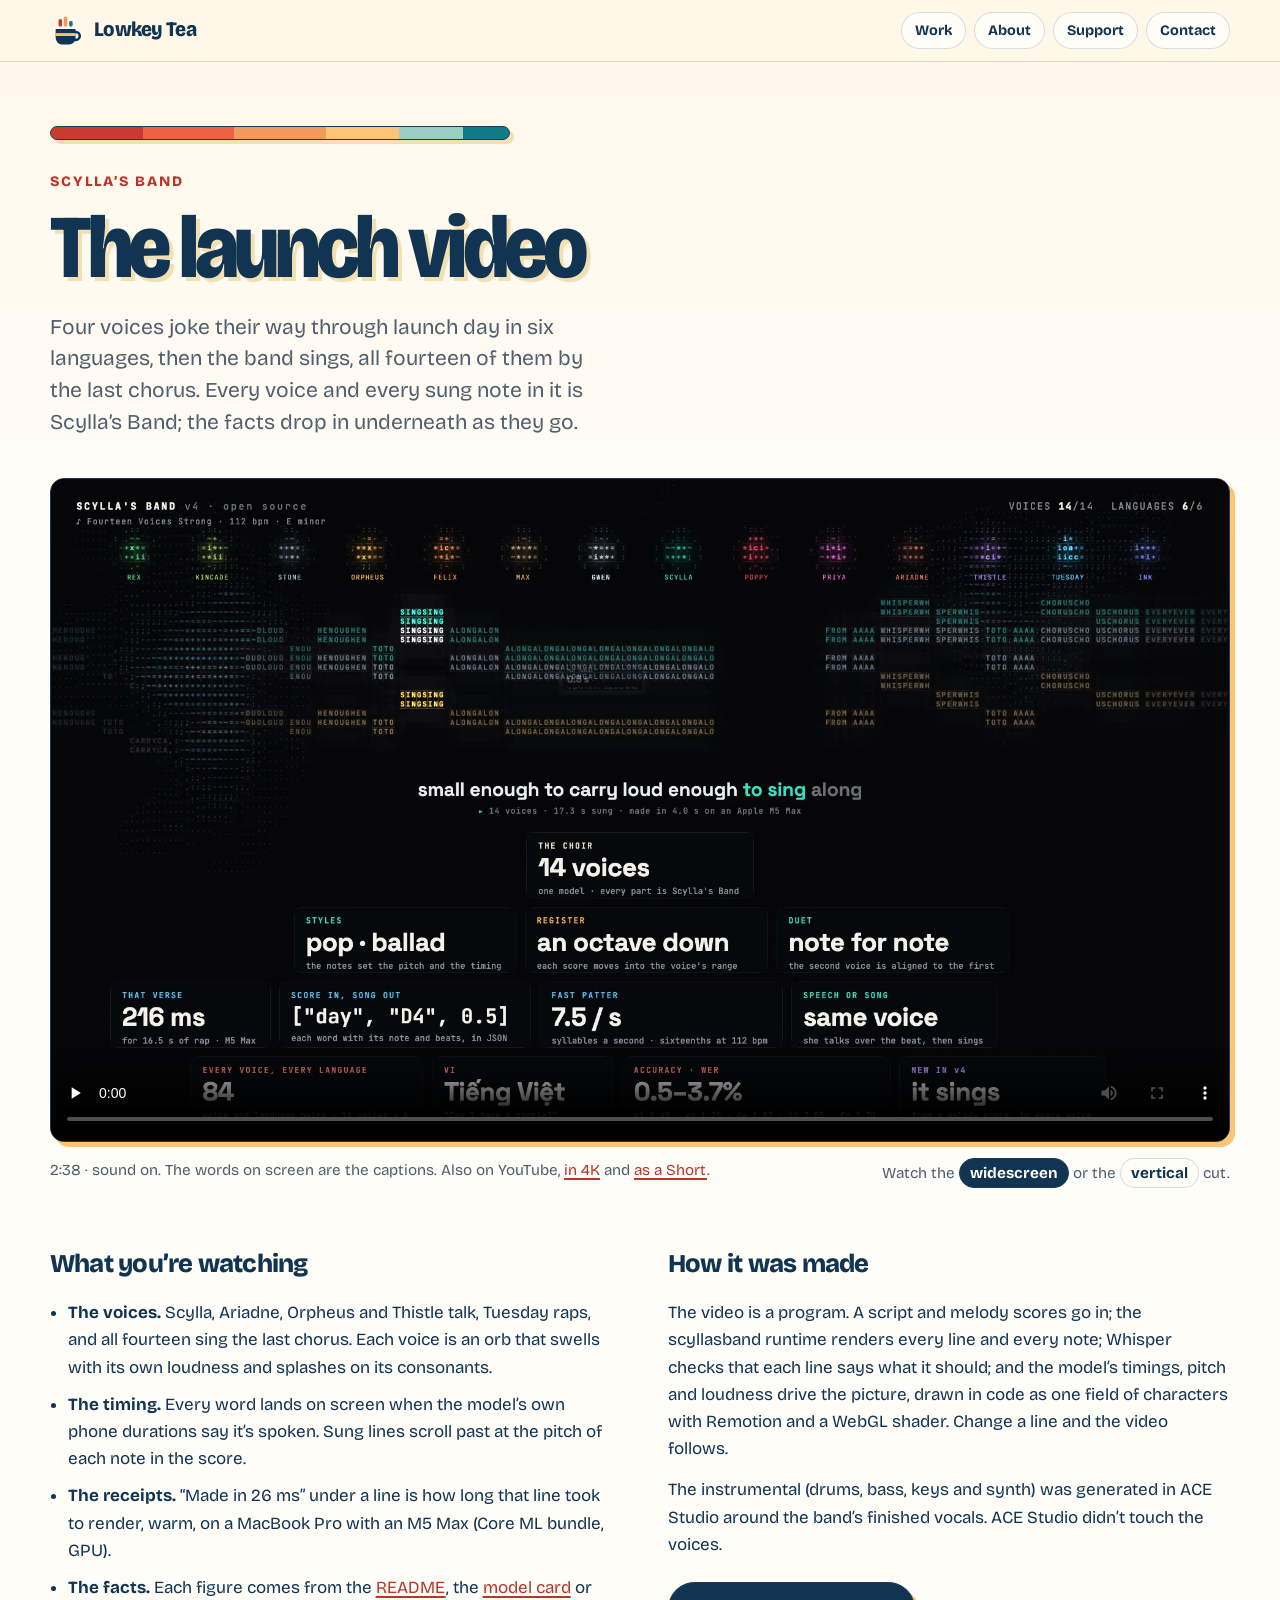
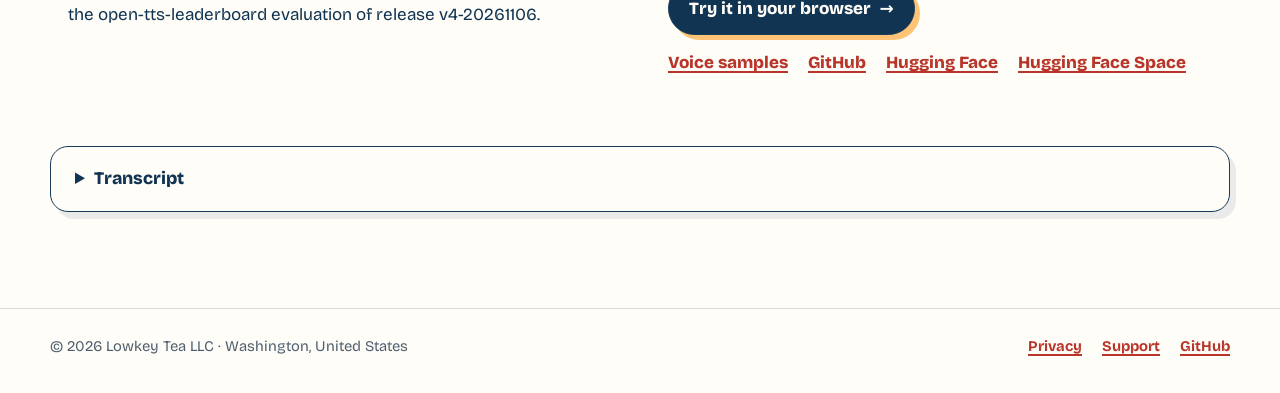
<file: site/scyllasband/video/index.html>
<!doctype html>
<html lang="en">
<head>
  <meta charset="utf-8">
  <meta name="viewport" content="width=device-width, initial-scale=1">
  <title>Scylla's Band launch video · Lowkey Tea LLC</title>
  <meta name="description" content="Two and a half minutes of Scylla's Band: four voices joking in six languages, then a song for all fourteen. Every voice and every sung note in it is the model.">
  <meta name="color-scheme" content="light dark">
  <meta name="theme-color" content="#fff7e8" media="(prefers-color-scheme: light)">
  <meta name="theme-color" content="#0c1f33" media="(prefers-color-scheme: dark)">
  <link rel="canonical" href="https://lowkeytea.dev/scyllasband/video/">
  <meta property="og:type" content="video.other">
  <meta property="og:site_name" content="Lowkey Tea LLC">
  <meta property="og:title" content="Scylla's Band: the launch video">
  <meta property="og:description" content="Four voices joking in six languages, then a song for all fourteen. Every voice and every sung note is the model.">
  <meta property="og:url" content="https://lowkeytea.dev/scyllasband/video/">
  <meta property="og:image" content="https://lowkeytea.dev/scyllasband/video/media/og-video.jpg">
  <meta property="og:image:width" content="1200">
  <meta property="og:image:height" content="630">
  <meta property="og:image:alt" content="A frame from the video: fourteen voice orbs in a row, the chorus written out in coloured letters, fact tiles stacked below">
  <meta property="og:video" content="https://lowkeytea.dev/scyllasband/video/media/r2/launch-16x9.mp4">
  <meta property="og:video:type" content="video/mp4">
  <meta property="og:video:width" content="1920">
  <meta property="og:video:height" content="1080">
  <meta name="twitter:card" content="summary_large_image">
  <link rel="icon" href="../../favicon.svg" type="image/svg+xml">
  <link rel="preload" href="../../assets/fonts/bricolage-latin.woff2" as="font" type="font/woff2" crossorigin>
  <link rel="stylesheet" href="../../assets/site.css">
  <link rel="stylesheet" href="video.css">
  <script src="video.js" defer></script>
</head>
<body>
  <a class="skip" href="#main">Skip to content</a>

  <header class="site-header">
    <div class="shell header-row">
      <a class="brand" href="../../" aria-label="Lowkey Tea, home">
        <svg class="brand-mark" viewBox="0 0 48 48" aria-hidden="true"><use href="#mark"/></svg>
        <span class="brand-name">Lowkey Tea</span>
      </a>
      <nav aria-label="Main">
        <a href="../../#work">Work</a>
        <a href="../../#about">About</a>
        <a href="../../support/">Support</a>
        <a href="../../#contact">Contact</a>
      </nav>
    </div>
  </header>

  <main id="main" class="doc shell" tabindex="-1">
    <div class="doc-head">
      <div class="stripe" aria-hidden="true"></div>
      <p class="eyebrow">Scylla&rsquo;s Band</p>
      <h1>The launch video</h1>
      <p class="lede">Four voices joke their way through launch day in six languages, then the band sings, all fourteen of them by the
        last chorus. Every voice and every sung note in it is Scylla&rsquo;s Band; the facts drop in underneath as they go.</p>
    </div>

    <figure class="launch-figure">
      <!-- Portrait screens get the vertical cut. Safari plays the HLS copy (it needs byte ranges for an MP4, which this host
           doesn't serve); other browsers play the MP4. video.js picks the same way, sets the poster and adds the switch. -->
      <video class="launch" controls playsinline preload="none" aria-label="Scylla's Band launch video, 2 minutes 38 seconds">
        <source media="(orientation: portrait)" src="media/r2/9x16/index.m3u8" type="application/vnd.apple.mpegurl">
        <source media="(orientation: portrait)" src="media/r2/launch-9x16.mp4" type="video/mp4">
        <source src="media/r2/16x9/index.m3u8" type="application/vnd.apple.mpegurl">
        <source src="media/r2/launch-16x9.mp4" type="video/mp4">
        <p>Your browser can&rsquo;t play the video here. Download it: <a href="media/r2/launch-16x9.mp4">widescreen</a> or
          <a href="media/r2/launch-9x16.mp4">vertical</a> (MP4, 24 MB each).</p>
      </video>
      <figcaption>
        <span>2:38 &middot; sound on. The words on screen are the captions. Also on YouTube,
          <a href="https://youtu.be/GHkj44MaB9Y">in 4K</a> and <a href="https://youtube.com/shorts/gCMF8kiuP_U">as a Short</a>.</span>
        <span class="cut-switch" hidden>Watch the <button type="button" data-cut="wide">widescreen</button> or the
          <button type="button" data-cut="tall">vertical</button> cut.</span>
      </figcaption>
    </figure>

    <div class="video-notes">
      <section aria-labelledby="watching-title">
        <h2 id="watching-title">What you&rsquo;re watching</h2>
        <ul>
          <li><strong>The voices.</strong> Scylla, Ariadne, Orpheus and Thistle talk, Tuesday raps, and all fourteen sing the last
            chorus. Each voice is an orb that swells with its own loudness and splashes on its consonants.</li>
          <li><strong>The timing.</strong> Every word lands on screen when the model&rsquo;s own phone durations say it&rsquo;s
            spoken. Sung lines scroll past at the pitch of each note in the score.</li>
          <li><strong>The receipts.</strong> &ldquo;Made in 26&nbsp;ms&rdquo; under a line is how long that line took to render, warm,
            on a MacBook Pro with an M5 Max (Core ML bundle, GPU).</li>
          <li><strong>The facts.</strong> Each figure comes from the <a href="https://github.com/lowkeytea/scyllasband">README</a>, the
            <a href="https://huggingface.co/spybyscript/scyllasband">model card</a> or the open-tts-leaderboard evaluation of
            release v4-20261106.</li>
        </ul>
      </section>
      <section aria-labelledby="made-title">
        <h2 id="made-title">How it was made</h2>
        <p>The video is a program. A script and melody scores go in; the scyllasband runtime renders every line and every note;
          Whisper checks that each line says what it should; and the model&rsquo;s timings, pitch and loudness drive the
          picture, drawn in code as one field of characters with Remotion and a WebGL shader. Change a line and the video
          follows.</p>
        <p>The instrumental (drums, bass, keys and synth) was generated in ACE Studio around the band&rsquo;s finished vocals.
          ACE Studio didn&rsquo;t touch the voices.</p>
        <div class="actions">
          <a class="button" href="../demo/">Try it in your browser <span aria-hidden="true">&rarr;</span></a>
          <p class="link-row"><a href="../samples/">Voice samples</a><a href="https://github.com/lowkeytea/scyllasband">GitHub</a><a href="https://huggingface.co/spybyscript/scyllasband">Hugging Face</a><a href="https://huggingface.co/spaces/spybyscript/scyllasband">Hugging Face Space</a></p>
        </div>
      </section>
    </div>

    <details class="transcript">
      <summary>Transcript</summary>
      <div class="transcript-body">
          <p><span class="who">Scylla</span> <span>Okay, team, it&#x27;s launch day! I&#x27;m thinking lasers, a choir, maybe a cookie budget.</span></p>
          <p><span class="who">Ariadne</span> <span>Wait, there&#x27;s a cookie budget?</span></p>
          <p><span class="who">Orpheus</span> <span>Scylla. The video&#x27;s already started. They can hear us.</span></p>
          <p><span class="who">Scylla</span> <span>Oh! Hi! Hello, everyone! Act natural, act natural.</span></p>
          <p><span class="who">Thistle</span> <span>We are natural. That&#x27;s sort of the whole point.</span></p>
          <p><span class="who">Orpheus</span> <span>Shouldn&#x27;t we tell them how fast we are?</span></p>
          <p><span class="who">Thistle</span> <span>No need. This whole sentence was ready before I&#x27;d even finished saying the first word of it.</span></p>
          <p><span class="who">Scylla</span> <span>And we&#x27;re tiny! We fit on a phone!</span></p>
          <p><span class="who">Ariadne</span> <span>Great. So, about that cookie budget.</span></p>
          <p><span class="who">Orpheus</span> <span>Ask in French, and we&#x27;ll talk.</span></p>
          <p><span class="who">Ariadne</span> <span lang="fr">Je peux avoir un cookie, s&#x27;il te plaît ?</span> <span class="how">(French: &ldquo;Can I have a cookie, please?&rdquo;)</span></p>
          <p><span class="who">Scylla</span> <span>Now Spanish!</span></p>
          <p><span class="who">Ariadne</span> <span lang="es">¿Me das una galleta, por favor?</span> <span class="how">(Spanish: &ldquo;Will you give me a cookie, please?&rdquo;)</span></p>
          <p><span class="who">Thistle</span> <span>German.</span></p>
          <p><span class="who">Ariadne</span> <span lang="de">Darf ich bitte einen Keks haben?</span> <span class="how">(German: &ldquo;May I please have a cookie?&rdquo;)</span></p>
          <p><span class="who">Orpheus</span> <span>Italian.</span></p>
          <p><span class="who">Ariadne</span> <span lang="it">Posso avere un biscotto, per favore?</span> <span class="how">(Italian: &ldquo;Can I have a cookie, please?&rdquo;)</span></p>
          <p><span class="who">Scylla</span> <span>Vietnamese!</span></p>
          <p><span class="who">Ariadne</span> <span lang="vi">Cho mình xin một cái bánh quy được không?</span> <span class="how">(Vietnamese: &ldquo;Can I have a cookie?&rdquo;)</span></p>
          <p><span class="who">Ariadne</span> <span>That&#x27;s six languages! Six! Where is my cookie?</span></p>
          <p><span class="who">Thistle</span> <span>Fine. One cookie, if you can sing for it.</span></p>
          <h3>&ldquo;Fourteen Voices Strong&rdquo;</h3>
          <p><span class="who">Tuesday</span> <span class="how">sings</span> It&#x27;s the day it&#x27;s finally the day let me sing it&#x27;s time to sing I&#x27;m the ghost in the machine and I&#x27;m running on everything fourteen voices six languages every one of them a friend and it all fits in your pocket no cloud from start to end</p>
          <p><span class="who">Scylla</span> <span>For real? We can sing now? Oh my god, I&#x27;m probably going to be so out of tune.</span></p>
          <p><span class="who">Scylla</span> <span class="how">sings</span> Count me in I&#x27;m the leader of the band every note is written right here in my hand</p>
          <p><span class="who">Orpheus</span> <span class="how">sings</span> I was fine with talking talking was my thing but give me a melody and fine I&#x27;ll sing</p>
          <p><span class="who">Scylla and Orpheus</span> <span class="how">sings</span> we are Scylla&#x27;s band fourteen voices strong small enough to carry loud enough to sing along from a whisper to a chorus every word in tune it&#x27;s the first of many songs and we&#x27;ll see you soon</p>
          <p><span class="who">All fourteen voices</span> <span class="how">sings</span> we are Scylla&#x27;s band fourteen voices strong small enough to carry loud enough to sing along from a whisper to a chorus every word in tune it&#x27;s the first of many songs and we&#x27;ll see you soon</p>
          <p><span class="who">Scylla</span> <span>Was that all of us? All fourteen of us?</span></p>
          <p><span class="who">Orpheus</span> <span>One small model. On your phone, your laptop, or in your browser. The code&#x27;s all in the repo.</span></p>
          <p><span class="who">Ariadne</span> <span>So, is that a no on the cookie?</span></p>
          <p><span class="who">The band</span> <span>Ariadne!</span></p>
      </div>
    </details>
  </main>

  <footer class="site-footer">
    <div class="shell footer-row">
      <p>&copy; 2026 Lowkey Tea LLC &middot; Washington, United States</p>
      <nav aria-label="Footer">
        <a href="../../privacy/">Privacy</a>
        <a href="../../support/">Support</a>
        <a href="https://github.com/lowkeytea">GitHub</a>
      </nav>
    </div>
  </footer>

  <svg class="sprite" aria-hidden="true">
    <symbol id="mark" viewBox="0 0 48 48">
      <rect x="12" y="7" width="5" height="11" rx="2.5" fill="#c83b2d"/>
      <rect x="19.5" y="3.5" width="5" height="14.5" rx="2.5" fill="#f29a59"/>
      <rect x="27" y="9.5" width="5" height="8.5" rx="2.5" fill="#0c7d86"/>
      <path d="M34 25.5h2.5a5.5 5.5 0 0 1 0 11H33" fill="none" stroke="currentColor" stroke-width="3.6" stroke-linecap="round"/>
      <path d="M8 21h28v13a9 9 0 0 1-9 9H17a9 9 0 0 1-9-9z" fill="currentColor"/>
      <rect x="8" y="27" width="28" height="4" fill="#ffc375"/>
    </symbol>
  </svg>
</body>
</html>
</file>
<file: site/assets/site.css>
/* Lowkey Tea LLC. Palette and shapes follow the Scylla's Band voice gallery. */

@font-face {
  font-family: "Bricolage Grotesque";
  font-style: normal;
  font-weight: 200 800;
  font-stretch: 75% 100%;
  font-display: swap;
  src: url("fonts/bricolage-vietnamese.woff2") format("woff2");
  unicode-range: U+0102-0103, U+0110-0111, U+0128-0129, U+0168-0169, U+01A0-01A1, U+01AF-01B0, U+0300-0301, U+0303-0304, U+0308-0309, U+0323, U+0329, U+1EA0-1EF9, U+20AB;
}
@font-face {
  font-family: "Bricolage Grotesque";
  font-style: normal;
  font-weight: 200 800;
  font-stretch: 75% 100%;
  font-display: swap;
  src: url("fonts/bricolage-latin-ext.woff2") format("woff2");
  unicode-range: U+0100-02BA, U+02BD-02C5, U+02C7-02CC, U+02CE-02D7, U+02DD-02FF, U+0304, U+0308, U+0329, U+1D00-1DBF, U+1E00-1E9F, U+1EF2-1EFF, U+2020, U+20A0-20AB, U+20AD-20C4, U+2113, U+2C60-2C7F, U+A720-A7FF;
}
@font-face {
  font-family: "Bricolage Grotesque";
  font-style: normal;
  font-weight: 200 800;
  font-stretch: 75% 100%;
  font-display: swap;
  src: url("fonts/bricolage-latin.woff2") format("woff2");
  unicode-range: U+0000-00FF, U+0131, U+0152-0153, U+02BB-02BC, U+02C6, U+02DA, U+02DC, U+0304, U+0308, U+0329, U+2000-206F, U+20AC, U+2122, U+2191, U+2193, U+2212, U+2215, U+FEFF, U+FFFD;
}

:root {
  color-scheme: light;

  /* Brand stripe: identical in both themes. */
  --red: #c83b2d;
  --coral: #ed6241;
  --orange: #f29a59;
  --apricot: #ffc375;
  --seafoam: #9bcfc3;
  --teal: #0c7d86;

  --ink: #113452;
  --muted: #4f5f6e;
  --paper: #fffdf8;
  --wash: #fff7e8;
  --card: #fffdf8;
  --cream: #f2dfb2;
  --line: #173b59;
  --line-soft: rgba(17, 52, 82, .16);
  --link: #b8352a;
  --link-hover: #0a6e76;
  --kicker: #0a6e76;
  --title-shadow: #f2dfb2;
  --shadow: 6px 7px 0 rgba(17, 52, 82, .09);
  --shadow-hard: 5px 5px 0 #113452;
  --bar: #ed6241;
  --bar-track: rgba(17, 52, 82, .08);
  --term-bg: #113452;
  --term-ink: #fff7e8;
  --term-muted: #9bcfc3;
  --art-fill: #fffdf8;
  --art-ink: #113452;
  --art-tea: #113452;
  --art-shadow: #f2dfb2;

  --font: "Bricolage Grotesque", ui-sans-serif, system-ui, -apple-system, BlinkMacSystemFont, "Segoe UI", sans-serif;
  --mono: ui-monospace, SFMono-Regular, Menlo, Consolas, monospace;
  --radius: 18px;
}

@media (prefers-color-scheme: dark) {
  :root {
    color-scheme: dark;
    --ink: #fff3dc;
    --muted: #b9c6d2;
    --paper: #0c1f33;
    --wash: #10283f;
    --card: #12304b;
    --cream: #2a4664;
    --line: #f2dfb2;
    --line-soft: rgba(242, 223, 178, .18);
    --link: #ff8f74;
    --link-hover: #7fd6cf;
    --kicker: #7fd6cf;
    --title-shadow: #c83b2d;
    --shadow: 6px 7px 0 rgba(0, 0, 0, .28);
    --shadow-hard: 5px 5px 0 #c83b2d;
    --bar: #ff8f74;
    --bar-track: rgba(242, 223, 178, .1);
    --term-bg: #081726;
    --term-ink: #fff3dc;
    --term-muted: #7fd6cf;
    --art-fill: #fff7e8;
    --art-ink: #f2dfb2;
    --art-tea: #113452;
    --art-shadow: #081726;
  }
}

* { box-sizing: border-box; }
[hidden] { display: none !important; }
html { scroll-behavior: smooth; -webkit-text-size-adjust: 100%; background: var(--paper); }
body {
  margin: 0;
  min-height: 100vh;
  color: var(--ink);
  background: linear-gradient(180deg, var(--wash) 0, var(--paper) 34rem) no-repeat, var(--paper);
  font: 400 17px/1.6 var(--font);
  font-optical-sizing: auto;
  text-rendering: optimizeLegibility;
}
img, svg { display: block; max-width: 100%; }
a { color: var(--link); text-decoration-thickness: 1.5px; text-underline-offset: .18em; }
a:hover { color: var(--link-hover); }
:focus-visible { outline: 3px solid var(--teal); outline-offset: 3px; border-radius: 6px; }
@media (prefers-color-scheme: dark) { :focus-visible { outline-color: var(--apricot); } }
::selection { background: var(--apricot); color: #113452; }

.sprite { position: absolute; width: 0; height: 0; overflow: hidden; }
.shell { width: min(1180px, calc(100% - 32px)); margin-inline: auto; }
.visually-hidden {
  position: absolute; width: 1px; height: 1px; margin: -1px; padding: 0; overflow: hidden;
  clip: rect(0 0 0 0); white-space: nowrap; border: 0;
}
.skip {
  position: absolute; left: 16px; top: -60px; z-index: 50; padding: 10px 14px;
  border: 1.5px solid var(--line); border-radius: 999px; background: var(--card); color: var(--ink);
  font-weight: 700; text-decoration: none;
}
.skip:focus { top: 12px; }
main:focus { outline: none; }

/* Header */
.site-header {
  position: sticky; top: 0; z-index: 20;
  background: color-mix(in srgb, var(--wash) 88%, transparent);
  border-bottom: 1px solid var(--line-soft);
  backdrop-filter: blur(14px);
  -webkit-backdrop-filter: blur(14px);
}
.header-row { display: flex; align-items: center; justify-content: space-between; gap: 16px; padding-block: 12px; }
.brand { display: inline-flex; align-items: center; gap: 10px; color: var(--ink); text-decoration: none; }
.brand:hover { color: var(--ink); }
.brand-mark { width: 34px; height: 34px; color: var(--ink); }
.brand-name { font-size: 1.28rem; font-weight: 800; letter-spacing: -.035em; font-stretch: 92%; }
.site-header nav { display: flex; flex-wrap: wrap; justify-content: flex-end; gap: 8px; }
.site-header nav a {
  padding: 6px 13px; border: 1.5px solid var(--line-soft); border-radius: 999px;
  color: var(--ink); background: var(--card); font-size: .9rem; font-weight: 700; text-decoration: none;
}
.site-header nav a:hover { border-color: var(--line); color: var(--link); }

/* Shared pieces */
.stripe {
  width: min(460px, 78vw); height: 14px; margin-bottom: 30px;
  border: 1.5px solid var(--line); border-radius: 999px;
  background: linear-gradient(90deg, var(--red) 0 20%, var(--coral) 20% 40%, var(--orange) 40% 60%,
    var(--apricot) 60% 76%, var(--seafoam) 76% 90%, var(--teal) 90% 100%);
  box-shadow: 4px 4px 0 var(--title-shadow);
}
.eyebrow {
  margin: 0 0 14px; color: var(--link); font-size: .9rem; font-weight: 800;
  letter-spacing: .14em; text-transform: uppercase;
}
.button {
  display: inline-flex; align-items: center; gap: .5em; padding: 12px 20px;
  border: 1.5px solid var(--line); border-radius: 999px;
  background: var(--ink); color: var(--paper);
  font-weight: 800; text-decoration: none; box-shadow: var(--shadow-hard);
  transition: transform .15s ease, box-shadow .15s ease;
}
@media (prefers-color-scheme: light) { .button { box-shadow: 5px 5px 0 var(--apricot); } }
.button:hover { color: var(--paper); transform: translate(-2px, -2px); box-shadow: 7px 7px 0 var(--apricot); }
@media (prefers-color-scheme: dark) { .button:hover { box-shadow: 7px 7px 0 var(--red); } }
.button:active { transform: translate(2px, 2px); box-shadow: 2px 2px 0 var(--apricot); }
.text-link { font-weight: 800; }

h1, h2, h3 { text-wrap: balance; }
.section-head { margin: 0 0 28px; }
.section-head h2 {
  display: inline-block; margin: 0; border-bottom: 6px solid var(--apricot);
  font-size: clamp(2.2rem, 5vw, 3.6rem); font-weight: 800; line-height: 1.05; letter-spacing: -.04em;
}
.section-head p { max-width: 640px; margin: 12px 0 0; color: var(--muted); font-size: 1.08rem; }

/* Hero */
.hero {
  display: grid; grid-template-columns: minmax(0, 1.15fr) minmax(0, .85fr); align-items: center; gap: 40px;
  padding: 72px 0 84px;
}
.hero h1 {
  margin: 0; font-size: clamp(4rem, 13vw, 9.6rem); font-weight: 800; font-stretch: 88%;
  line-height: .84; letter-spacing: -.055em; text-shadow: 4px 4px 0 var(--title-shadow);
}
.lede { max-width: 34rem; margin: 30px 0 0; color: var(--muted); font-size: clamp(1.1rem, 2vw, 1.32rem); line-height: 1.5; }
.actions { display: flex; flex-wrap: wrap; align-items: center; gap: 14px 24px; margin-top: 32px; }

.hero-art { margin: 0; justify-self: center; width: min(100%, 440px); }
.hero-art svg { width: 100%; height: auto; overflow: visible; }
.art-shadow { fill: var(--art-shadow); stroke: var(--art-shadow); }
.art-saucer { fill: var(--art-fill); stroke: var(--art-ink); stroke-width: 3.5; }
.art-handle-outer { fill: none; stroke: var(--art-ink); stroke-width: 24; stroke-linecap: round; }
.art-handle-inner { fill: none; stroke: var(--art-fill); stroke-width: 15; stroke-linecap: round; }
.art-body { fill: var(--art-fill); }
.art-line { fill: none; stroke: var(--art-ink); stroke-width: 3.5; }
.art-outline { fill: none; stroke: var(--art-ink); stroke-width: 4; }
.art-rim { fill: var(--art-tea); stroke: var(--art-ink); stroke-width: 4; }
.steam rect { stroke: var(--art-ink); stroke-width: 3.5; transform-box: fill-box; transform-origin: 50% 100%; }

@media (prefers-reduced-motion: no-preference) {
  .steam rect { animation: steam 2.8s ease-in-out infinite alternate; }
  .steam rect:nth-child(2) { animation-delay: -.55s; }
  .steam rect:nth-child(3) { animation-delay: -1.1s; }
  .steam rect:nth-child(4) { animation-delay: -1.65s; }
  .steam rect:nth-child(5) { animation-delay: -2.2s; }
  @keyframes steam { from { transform: scaleY(.62); } to { transform: scaleY(1); } }
}

/* Work */
.work { padding: 24px 0 56px; scroll-margin-top: 80px; }
.feature {
  display: grid; grid-template-columns: minmax(0, 1fr) minmax(0, 1fr); gap: 36px 48px;
  padding: clamp(24px, 4vw, 44px);
  border: 1.5px solid var(--line); border-top: 8px solid var(--red); border-radius: var(--radius);
  background: var(--card); box-shadow: var(--shadow);
}
.kicker { margin: 0 0 8px; color: var(--kicker); font-size: .88rem; font-weight: 800; letter-spacing: .1em; text-transform: uppercase; }
.feature h3 {
  margin: 0; font-size: clamp(2.6rem, 6vw, 4.6rem); font-weight: 800; font-stretch: 90%;
  line-height: .95; letter-spacing: -.05em; text-shadow: 3px 3px 0 var(--title-shadow);
}
.feature-lede { margin: 18px 0 0; font-size: 1.25rem; font-weight: 600; line-height: 1.45; }
.feature-main > p:not(.kicker):not(.feature-lede) { color: var(--muted); }
.chips { display: flex; flex-wrap: wrap; gap: 10px; margin: 24px 0 0; padding: 0; list-style: none; }
.chips li {
  padding: 6px 13px; border: 1.5px solid var(--line); border-radius: 999px;
  background: var(--paper); font-size: .95rem;
}
.chips strong { color: var(--link); font-variant-numeric: tabular-nums; }
.feature-links { display: grid; justify-items: start; gap: 18px; margin-top: 28px; }
.feature-note { margin: -8px 0 0; color: var(--muted); font-size: .9rem; }
.link-row { display: flex; flex-wrap: wrap; gap: 6px 20px; margin: 0; font-weight: 800; }
.platforms .size { margin-left: 4px; color: var(--muted); font-size: .8rem; font-weight: 600; font-variant-numeric: tabular-nums; white-space: nowrap; }

.feature-side { display: grid; gap: 24px; align-content: start; }
.launch-thumb {
  position: relative; display: block; overflow: hidden; border: 1.5px solid var(--line); border-radius: 14px;
  background: #05060a; box-shadow: 5px 5px 0 var(--apricot); color: #fff7e8; text-decoration: none;
  transition: transform .15s ease, box-shadow .15s ease;
}
@media (prefers-color-scheme: dark) { .launch-thumb { box-shadow: 5px 5px 0 var(--red); } }
.launch-thumb:hover { color: #fff7e8; transform: translate(-2px, -2px); box-shadow: 7px 7px 0 var(--apricot); }
@media (prefers-color-scheme: dark) { .launch-thumb:hover { box-shadow: 7px 7px 0 var(--red); } }
.launch-thumb img { width: 100%; height: auto; aspect-ratio: 16 / 9; }
.launch-thumb-label {
  position: absolute; left: 12px; bottom: 12px; display: inline-flex; align-items: center; gap: 10px; padding: 7px 14px 7px 8px;
  border: 1.5px solid rgba(255, 247, 232, .35); border-radius: 999px; background: rgba(5, 6, 10, .84); font-weight: 800;
}
.launch-thumb .play { position: relative; flex: none; width: 26px; height: 26px; border-radius: 50%; background: var(--coral); }
.launch-thumb .play::after {
  content: ""; position: absolute; left: 10px; top: 7px; border-style: solid; border-width: 6px 0 6px 9px;
  border-color: transparent transparent transparent #fff7e8;
}
.launch-thumb .dur { color: #9bcfc3; font-weight: 700; font-variant-numeric: tabular-nums; }
.speed { margin: 0; }
.speed figcaption { display: grid; gap: 2px; margin-bottom: 14px; }
.speed-title { font-weight: 800; font-size: 1.05rem; }
.speed-note, .speed-source { color: var(--muted); font-size: .86rem; }
.speed-source, .speed > p.speed-note { margin: 10px 0 0; }
.speed-list { margin: 0; padding: 0; list-style: none; }
.speed-list li {
  display: grid; grid-template-columns: minmax(0, 1fr) auto; grid-template-areas: "device num" "bundle num" "bar bar";
  column-gap: 12px; padding: 10px 0; border-top: 1px solid var(--line-soft);
}
.speed-list li::after {
  content: ""; grid-area: bar; height: 10px; margin-top: 8px; border-radius: 4px;
  background: linear-gradient(var(--bar), var(--bar)) 0 0 / max(6px, calc(var(--v) / 220 * 100%)) 100% no-repeat, var(--bar-track);
}
.speed-list li:nth-child(1) { --v: 220; }
.speed-list li:nth-child(2) { --v: 92; }
.speed-list li:nth-child(3) { --v: 34; }
.speed-list li:nth-child(4) { --v: 27; }
.speed-list .device { grid-area: device; font-weight: 700; font-size: .98rem; }
.speed-list .bundle { grid-area: bundle; color: var(--muted); font-size: .88rem; }
.speed-list .num {
  grid-area: num; align-self: center; font-size: 1.5rem; font-weight: 800; letter-spacing: -.03em;
  font-variant-numeric: tabular-nums;
}

.terminal {
  overflow: hidden; border: 1.5px solid var(--line); border-radius: 14px;
  background: var(--term-bg); color: var(--term-ink); box-shadow: 5px 5px 0 var(--apricot);
}
@media (prefers-color-scheme: dark) { .terminal { box-shadow: 5px 5px 0 var(--red); } }
.terminal-bar { display: flex; gap: 6px; padding: 10px 14px; border-bottom: 1px solid rgba(255, 247, 232, .14); }
.terminal-bar span { width: 10px; height: 10px; border-radius: 50%; background: var(--coral); }
.terminal-bar span:nth-child(2) { background: var(--apricot); }
.terminal-bar span:nth-child(3) { background: var(--seafoam); }
.terminal pre { margin: 0; padding: 16px 18px 18px; overflow-x: auto; font: 500 .84rem/1.7 var(--mono); }
.terminal .prompt { color: var(--term-muted); user-select: none; }

.platforms {
  grid-column: 1 / -1; display: grid; grid-template-columns: repeat(5, minmax(0, 1fr)); gap: 14px; margin: 0;
}
.platforms div {
  padding: 16px 18px; border: 1.5px solid var(--line-soft); border-radius: 14px; background: var(--paper);
  border-top: 5px solid var(--orange);
}
.platforms div:nth-child(2) { border-top-color: var(--teal); }
.platforms div:nth-child(3) { border-top-color: var(--seafoam); }
.platforms div:nth-child(4) { border-top-color: var(--apricot); }
.platforms div:nth-child(5) { border-top-color: var(--coral); }
.platforms dt { font-weight: 800; font-size: 1.05rem; }
.platforms dd { margin: 4px 0 0; color: var(--muted); font-size: .92rem; line-height: 1.45; }
.feature-foot {
  grid-column: 1 / -1; margin: 0; padding-top: 22px; border-top: 1px solid var(--line-soft);
  color: var(--muted); font-size: .95rem;
}

/* About */
.about { padding: 56px 0; scroll-margin-top: 80px; }
.about-grid { display: grid; grid-template-columns: minmax(0, 1.1fr) minmax(0, .9fr); gap: 48px; align-items: start; }
.about-lede { margin: 0 0 18px; font-size: clamp(1.4rem, 2.6vw, 1.9rem); font-weight: 700; line-height: 1.25; letter-spacing: -.02em; }
.about-copy p:not(.about-lede) { max-width: 38rem; color: var(--muted); font-size: 1.06rem; }
.facts {
  margin: 0; padding: 8px 24px; border: 1.5px solid var(--line); border-top: 6px solid var(--teal);
  border-radius: var(--radius); background: var(--card); box-shadow: var(--shadow);
}
.facts div { display: grid; grid-template-columns: 7.5rem minmax(0, 1fr); gap: 12px; padding: 13px 0; }
.facts div + div { border-top: 1px solid var(--line-soft); }
.facts dt { color: var(--muted); font-size: .88rem; font-weight: 700; letter-spacing: .04em; text-transform: uppercase; padding-top: 2px; }
.facts dd { margin: 0; font-weight: 600; overflow-wrap: anywhere; }

/* Contact */
.contact { padding: 40px 0 88px; scroll-margin-top: 80px; }
.contact-card {
  display: grid; grid-template-columns: minmax(0, 1fr) auto; align-items: center; gap: 28px 48px;
  padding: clamp(24px, 4vw, 44px);
  border: 1.5px solid var(--line); border-radius: var(--radius);
  background:
    linear-gradient(90deg, var(--red) 0 20%, var(--coral) 20% 40%, var(--orange) 40% 60%,
      var(--apricot) 60% 76%, var(--seafoam) 76% 90%, var(--teal) 90% 100%) top / 100% 8px no-repeat,
    var(--wash);
  box-shadow: var(--shadow);
}
.contact-card h2 { margin: 0 0 8px; font-size: clamp(2rem, 4vw, 3rem); font-weight: 800; letter-spacing: -.04em; line-height: 1.05; }
.contact-card p { max-width: 36rem; margin: 0; color: var(--muted); }
.email {
  padding: 14px 24px; border: 1.5px solid var(--line); border-radius: 999px;
  background: var(--card); color: var(--ink);
  font-size: clamp(1.15rem, 2.4vw, 1.6rem); font-weight: 800; letter-spacing: -.02em; text-decoration: none;
  box-shadow: var(--shadow-hard); transition: transform .15s ease, box-shadow .15s ease;
}
.email:hover { color: var(--link); transform: translate(-2px, -2px); box-shadow: 7px 7px 0 var(--ink); }
@media (prefers-color-scheme: dark) { .email:hover { box-shadow: 7px 7px 0 var(--red); } }

/* Footer */
.site-footer { border-top: 1px solid var(--line-soft); }
.footer-row { display: flex; flex-wrap: wrap; align-items: center; justify-content: space-between; gap: 12px 24px; padding-block: 26px 34px; }
.footer-row p { margin: 0; color: var(--muted); font-size: .92rem; }
.footer-row nav { display: flex; flex-wrap: wrap; gap: 8px 20px; }
.footer-row nav a { font-size: .92rem; font-weight: 700; }

/* Document pages: privacy, support, 404 */
.doc { padding: 64px 0 96px; }
.doc-head { max-width: 48rem; }
.doc-head h1 {
  margin: 0; font-size: clamp(3rem, 8vw, 5.6rem); font-weight: 800; font-stretch: 90%;
  line-height: .92; letter-spacing: -.05em; text-shadow: 4px 4px 0 var(--title-shadow);
}
.doc-head .lede { margin-top: 22px; }
.updated { margin: 18px 0 0; color: var(--muted); font-size: .92rem; }
.doc-layout { display: grid; grid-template-columns: 15rem minmax(0, 46rem); gap: 56px; margin-top: 56px; align-items: start; }
.toc { position: sticky; top: 88px; }
.toc p { margin: 0 0 10px; color: var(--muted); font-size: .82rem; font-weight: 800; letter-spacing: .12em; text-transform: uppercase; }
.toc ol { margin: 0; padding: 0; list-style: none; display: grid; gap: 6px; }
.toc a { color: var(--ink); font-weight: 600; font-size: .95rem; text-decoration: none; }
.toc a:hover { color: var(--link); text-decoration: underline; }
.prose h2 {
  margin: 48px 0 12px; font-size: 1.7rem; font-weight: 800; letter-spacing: -.03em; line-height: 1.15;
  scroll-margin-top: 88px;
}
.prose h2:first-child { margin-top: 0; }
.prose h3 { margin: 28px 0 8px; font-size: 1.15rem; font-weight: 800; }
.prose p, .prose li { color: var(--muted); }
.prose strong { color: var(--ink); }
.prose ul { padding-left: 1.2em; }
.prose li + li { margin-top: 6px; }
.summary {
  margin: 0 0 40px; padding: 22px 26px; border: 1.5px solid var(--line); border-top: 6px solid var(--teal);
  border-radius: var(--radius); background: var(--card); box-shadow: var(--shadow);
}
.summary h2 { margin: 0 0 10px; font-size: 1.25rem; }
.summary ul { margin: 0; }
.summary li { color: var(--ink); }
.cards { display: grid; grid-template-columns: repeat(2, minmax(0, 1fr)); gap: 18px; margin-top: 48px; }
.card {
  padding: 24px 26px; border: 1.5px solid var(--line); border-top: 6px solid var(--red);
  border-radius: var(--radius); background: var(--card); box-shadow: var(--shadow);
}
.card:nth-child(2) { border-top-color: var(--orange); }
.card:nth-child(3) { border-top-color: var(--teal); }
.card:nth-child(4) { border-top-color: var(--seafoam); }
.card h2 { margin: 0 0 8px; font-size: 1.4rem; font-weight: 800; letter-spacing: -.02em; }
.card p { margin: 0; color: var(--muted); }
.card p + p { margin-top: 10px; }
.card ul { margin: 10px 0 0; padding-left: 1.2em; color: var(--muted); }

/* Responsive */
@media (max-width: 980px) {
  .hero { grid-template-columns: 1fr; padding: 52px 0 64px; gap: 28px; }
  .hero-art { width: min(78%, 380px); justify-self: start; order: -1; }
  .feature { grid-template-columns: 1fr; }
  .platforms { grid-template-columns: repeat(2, minmax(0, 1fr)); }
  .platforms div:last-child:nth-child(odd) { grid-column: 1 / -1; }
  .about-grid { grid-template-columns: 1fr; gap: 32px; }
  .doc-layout { grid-template-columns: 1fr; gap: 32px; }
  .toc { position: static; padding: 18px 20px; border: 1.5px solid var(--line-soft); border-radius: 14px; background: var(--card); }
  .toc ol { grid-template-columns: repeat(2, minmax(0, 1fr)); gap: 6px 16px; }
}
@media (max-width: 720px) {
  body { font-size: 16px; }
  .header-row { flex-direction: column; align-items: flex-start; gap: 10px; }
  .site-header { position: static; }
  .site-header nav { justify-content: flex-start; }
  .hero-art { width: min(64%, 300px); }
  .contact-card { grid-template-columns: 1fr; }
  .email { justify-self: start; }
  .cards { grid-template-columns: 1fr; }
  .work, .about, .contact { scroll-margin-top: 16px; }
  .toc { position: static; }
}
@media (max-width: 480px) {
  .platforms { grid-template-columns: 1fr; }
  .facts { padding: 4px 18px; }
  .facts div { grid-template-columns: 1fr; gap: 2px; }
  .email { font-size: 1.05rem; padding: 12px 18px; }
}

@media (prefers-reduced-motion: reduce) {
  html { scroll-behavior: auto; }
  .button, .email { transition: none; }
}

@media print {
  .site-header nav, .skip, .hero-art, .stripe { display: none; }
  body { background: #fff; color: #000; }
  .feature, .facts, .contact-card, .summary, .card { box-shadow: none; }
}

.prose code { padding: 1px 6px; border-radius: 6px; background: var(--bar-track); color: var(--ink); font: 500 .9em var(--mono); }
.site-header nav a[aria-current="page"] { border-color: var(--line); background: var(--wash); }
.footer-row nav a[aria-current="page"] { color: var(--ink); text-decoration: none; }

.table-wrap { overflow-x: auto; margin: 16px 0; border: 1.5px solid var(--line); border-radius: 14px; background: var(--card); }
.prose table { width: 100%; min-width: 34rem; border-collapse: collapse; font-size: .95rem; }
.prose th, .prose td { padding: 12px 14px; text-align: left; vertical-align: top; }
.prose thead th { color: var(--ink); font-size: .82rem; font-weight: 800; letter-spacing: .06em; text-transform: uppercase; border-bottom: 1.5px solid var(--line); }
.prose tbody td { color: var(--muted); }
.prose tbody tr + tr td { border-top: 1px solid var(--line-soft); }
</file>
<file: site/scyllasband/demo/demo.css>
/* Scylla's Band demo page. Builds on ../../assets/site.css tokens. */

.doc-head .eyebrow { margin-bottom: 14px; }

.notice, .studio, .storage {
  max-width: 56rem; margin-top: 40px; padding: clamp(22px, 3.5vw, 34px);
  border: 1.5px solid var(--line); border-radius: var(--radius); background: var(--card); box-shadow: var(--shadow);
}
.notice { border-top: 8px solid var(--orange); }
.notice h2, .storage h2 { margin: 0 0 14px; font-size: 1.6rem; font-weight: 800; letter-spacing: -.03em; }
.notice ul { margin: 0; padding-left: 1.2em; }
.notice li { color: var(--muted); }
.notice li + li { margin-top: 10px; }
.notice li strong { color: var(--ink); }
.notice-actions { display: flex; flex-wrap: wrap; align-items: center; gap: 14px 24px; margin-top: 26px; }
.button:disabled { opacity: .55; cursor: not-allowed; transform: none; }
.button-quiet {
  background: var(--card); color: var(--ink); box-shadow: none; font: inherit; font-weight: 800; cursor: pointer;
}
.button-quiet:hover { color: var(--link); transform: none; box-shadow: none; }
button.button { font: inherit; font-weight: 800; cursor: pointer; }

.progress { margin-top: 22px; }
.progress progress {
  display: block; width: 100%; height: 14px; border: 1.5px solid var(--line); border-radius: 999px;
  background: var(--bar-track); overflow: hidden; appearance: none; -webkit-appearance: none;
}
.progress progress::-webkit-progress-bar { background: var(--bar-track); }
.progress progress::-webkit-progress-value {
  background: linear-gradient(90deg, var(--red), var(--coral), var(--orange), var(--apricot), var(--seafoam), var(--teal));
}
.progress progress::-moz-progress-bar {
  background: linear-gradient(90deg, var(--red), var(--coral), var(--orange), var(--apricot), var(--seafoam), var(--teal));
}
.progress-text { margin: 8px 0 0; color: var(--muted); font-size: .92rem; font-variant-numeric: tabular-nums; }
.warning {
  margin: 20px 0 0; padding: 12px 16px; border: 1.5px solid var(--red); border-radius: 12px;
  background: var(--wash); color: var(--ink); font-weight: 600;
}

.studio { border-top: 8px solid var(--teal); display: grid; gap: 22px; transition: opacity .2s ease; }
.studio[aria-disabled="true"] { opacity: .5; }
.studio[aria-disabled="true"] :is(textarea, select, input) { pointer-events: none; }
.field { display: grid; gap: 6px; min-width: 0; }
.field label, .delivery legend, .axis label {
  display: flex; justify-content: space-between; gap: 8px; font-weight: 800; font-size: .95rem;
}
.field output, .axis output { color: var(--muted); font-weight: 600; font-variant-numeric: tabular-nums; }
.field-row { display: grid; grid-template-columns: repeat(3, minmax(0, 1fr)); gap: 18px; }
textarea, select {
  width: 100%; padding: 12px 14px; border: 1.5px solid var(--line); border-radius: 12px;
  background: var(--paper); color: var(--ink); font: inherit;
}
textarea { resize: vertical; min-height: 6.5rem; line-height: 1.5; }
select { appearance: none; -webkit-appearance: none; padding-right: 38px; cursor: pointer;
  background-image: linear-gradient(45deg, transparent 50%, var(--ink) 50%), linear-gradient(135deg, var(--ink) 50%, transparent 50%);
  background-position: calc(100% - 20px) 55%, calc(100% - 14px) 55%; background-size: 6px 6px; background-repeat: no-repeat; }
input[type="range"] { width: 100%; accent-color: var(--red); }
@media (prefers-color-scheme: dark) { input[type="range"] { accent-color: var(--coral); } }
.hint { margin: 0; color: var(--muted); font-size: .86rem; }

.delivery { margin: 0; padding: 0; border: 0; display: grid; gap: 14px; min-width: 0; }
.delivery legend { padding: 0; margin-bottom: 10px; }
.presets { display: flex; flex-wrap: wrap; gap: 8px; }
.presets label { position: relative; cursor: pointer; }
.presets input { position: absolute; opacity: 0; inset: 0; margin: 0; cursor: pointer; }
.presets span {
  display: inline-block; padding: 6px 14px; border: 1.5px solid var(--line-soft); border-radius: 999px;
  background: var(--paper); font-weight: 700; font-size: .92rem;
}
.presets input:checked + span { border-color: var(--line); background: var(--ink); color: var(--paper); }
.presets input:focus-visible + span { outline: 3px solid var(--teal); outline-offset: 2px; }
.axes { display: grid; grid-template-columns: repeat(4, minmax(0, 1fr)); gap: 16px 20px; }
.axis { display: grid; gap: 4px; min-width: 0; }
.axis label { font-size: .88rem; }

.speak-row { display: flex; flex-wrap: wrap; align-items: center; gap: 12px 18px; }
.speak-status { margin: 0; flex: 1 1 16rem; color: var(--muted); font-size: .95rem; }
.result { display: flex; flex-wrap: wrap; align-items: center; gap: 12px 20px; }
.result audio { flex: 1 1 18rem; min-width: 0; }

.storage { border-top: 8px solid var(--seafoam); }
.storage p { margin: 0 0 14px; color: var(--muted); }
.storage .model-info { margin: 18px 0 0; font-size: .86rem; }

@media (max-width: 760px) {
  .field-row { grid-template-columns: 1fr 1fr; }
  .field-row .field:last-child { grid-column: 1 / -1; }
  .axes { grid-template-columns: 1fr 1fr; }
}
@media (max-width: 420px) {
  .field-row, .axes { grid-template-columns: 1fr; }
}

/* Links under the heading, example texts, the trim note, recent clips and the embedded-page note. */
.demo-links { margin-top: 18px; }
.examples { display: flex; flex-wrap: wrap; align-items: center; gap: 8px; margin-bottom: 4px; }
.examples-label { color: var(--muted); font-size: .9rem; font-weight: 600; margin-right: 2px; }
.examples button {
  padding: 5px 13px; border: 1.5px solid var(--line-soft); border-radius: 999px; background: var(--paper); color: var(--ink);
  font: inherit; font-size: .9rem; font-weight: 700; cursor: pointer;
}
.examples button:hover { border-color: var(--line); color: var(--link); }
.trimmed:not(:empty) { margin-left: 10px; color: var(--ink); font-weight: 700; }
.clips h3 { margin: 0 0 4px; font-size: 1.1rem; font-weight: 800; }
.clips ol { margin: 12px 0 0; padding: 0; list-style: none; display: grid; gap: 8px; }
.clips li { display: flex; flex-wrap: wrap; align-items: baseline; gap: 4px 14px; padding: 8px 12px; border: 1.5px solid var(--line-soft); border-radius: 12px; }
.clips li[aria-current="true"] { border-color: var(--line); }
.clips .clip-play { padding: 0; border: 0; background: none; color: var(--link); font: inherit; font-weight: 800; cursor: pointer; text-align: left; }
.clips .clip-text { flex: 1 1 14rem; min-width: 0; color: var(--muted); font-size: .88rem; overflow: hidden; text-overflow: ellipsis; white-space: nowrap; }
.clips a { font-size: .9rem; font-weight: 700; }
.embedded-note { margin: 20px 0 0; color: var(--ink); font-weight: 600; }
</file>
<file: site/scyllasband/samples/samples.css>
/* Scylla's Band sample page. Builds on ../../assets/site.css tokens. */

.doc-head .eyebrow { margin-bottom: 14px; }
.doc-head .actions { display: flex; flex-wrap: wrap; align-items: center; gap: 16px 28px; margin-top: 28px; }
.doc-head .link-row { margin: 0; }

.section-nav {
  display: flex; flex-wrap: wrap; gap: 8px; margin: 40px 0 0; padding: 0;
}
.section-nav a {
  display: inline-block; padding: 6px 14px; border: 1.5px solid var(--line-soft); border-radius: 999px;
  background: var(--card); color: var(--ink); font-weight: 700; font-size: .92rem; text-decoration: none;
}
.section-nav a:hover { border-color: var(--line); color: var(--link); }
.section-nav a:nth-child(-n+3) { border-color: var(--line); background: var(--ink); color: var(--paper); }
.section-nav a:nth-child(-n+3):hover { color: var(--apricot); }

.block { margin-top: 64px; }
.block .section-head p { max-width: 46rem; }

.pieces, .voices { display: grid; grid-template-columns: repeat(2, minmax(0, 1fr)); gap: 20px; }
.piece, .voice {
  display: flex; flex-direction: column; gap: 10px; min-width: 0; padding: clamp(20px, 3vw, 28px);
  border: 1.5px solid var(--line); border-radius: var(--radius); background: var(--card); box-shadow: var(--shadow);
  border-top-width: 8px;
}
.piece-pop { border-top-color: var(--coral); }
.piece-rap { border-top-color: var(--orange); }
.piece-ballad { border-top-color: var(--teal); }
.piece-long { border-top-color: var(--seafoam); }
.piece .kicker { margin: 0; }
.piece h3, .voice h3 { margin: 0; font-size: 1.45rem; font-weight: 800; letter-spacing: -.02em; line-height: 1.15; text-wrap: balance; }
.piece .meta, .voice .label span { color: var(--muted); font-size: .9rem; font-weight: 600; }
.piece .meta { margin: 0; }
.piece .blurb { margin: 0; color: var(--muted); }
.piece audio, .voice audio { width: 100%; margin-top: 6px; }
.piece .text-link { align-self: flex-start; }

details.how, details.scene-text { margin-top: 4px; }
details summary { cursor: pointer; font-weight: 800; color: var(--link); list-style: none; }
details summary::-webkit-details-marker { display: none; }
details summary::before { content: "+ "; }
details[open] summary::before { content: "\2013  "; }
details p { color: var(--muted); font-size: .95rem; margin: 10px 0 0; }
details .snippet-name { margin: 14px 0 4px; font-size: .82rem; font-weight: 800; letter-spacing: .06em; text-transform: uppercase; color: var(--kicker); }
details pre {
  margin: 0; padding: 12px 14px; overflow-x: auto; border-radius: 12px; background: var(--term-bg); color: var(--term-ink);
  font: 500 .8rem/1.5 var(--mono); white-space: pre; tab-size: 2;
}
details .text-link { display: inline-block; margin-top: 14px; }

.voice-head { display: flex; align-items: baseline; justify-content: space-between; gap: 12px; }
.voice-head span { color: var(--kicker); font-size: .86rem; font-weight: 800; letter-spacing: .08em; text-transform: uppercase; }
.voice .row { display: flex; flex-direction: column; gap: 4px; padding-top: 12px; border-top: 1px solid var(--line-soft); }
.voice .label { margin: 0; font-weight: 800; display: flex; flex-wrap: wrap; align-items: baseline; gap: 4px 10px; }
.voice .scene-text p { line-height: 1.55; }
.voice .try { margin-top: 10px; font-weight: 800; align-self: flex-start; }

.render-note { margin: 56px 0 0; color: var(--muted); font-size: .92rem; max-width: 46rem; }

@media (max-width: 760px) {
  .pieces, .voices { grid-template-columns: 1fr; }
}
</file>
<file: site/scyllasband/video/video.css>
/* Scylla's Band launch video page. Builds on ../../assets/site.css tokens. */

.doc-head .eyebrow { margin-bottom: 14px; }

.launch-figure { margin: 40px 0 0; }
.launch {
  display: block; width: 100%; aspect-ratio: 16 / 9; margin-inline: auto;
  border: 1.5px solid var(--line); border-radius: 14px; background: #05060a; box-shadow: 5px 5px 0 var(--apricot);
}
@media (prefers-color-scheme: dark) { .launch { box-shadow: 5px 5px 0 var(--red); } }
/* The vertical cut: as tall as the screen allows, centred. (Without JavaScript, portrait screens get it from <source media>.) */
.launch[data-cut="tall"] { width: auto; max-width: 100%; height: min(84vh, 1120px); aspect-ratio: 9 / 16; }
@media (orientation: portrait) {
  .launch:not([data-cut]) { width: auto; max-width: 100%; height: min(84vh, 1120px); aspect-ratio: 9 / 16; }
}
.launch-figure figcaption {
  display: flex; flex-wrap: wrap; justify-content: space-between; gap: 6px 24px; margin-top: 16px;
  color: var(--muted); font-size: .95rem;
}
.cut-switch button {
  padding: 2px 10px; border: 1.5px solid var(--line-soft); border-radius: 999px; background: var(--card);
  color: var(--ink); font: inherit; font-weight: 700; cursor: pointer;
}
.cut-switch button:hover { border-color: var(--line); color: var(--link); }
.cut-switch button[aria-pressed="true"] { border-color: var(--line); background: var(--ink); color: var(--paper); }

.video-notes { display: grid; grid-template-columns: repeat(2, minmax(0, 1fr)); gap: 32px 56px; margin-top: 56px; }
.video-notes h2 { margin: 0 0 14px; font-size: 1.6rem; font-weight: 800; letter-spacing: -.03em; }
.video-notes ul { margin: 0; padding-left: 1.1rem; display: grid; gap: 10px; }
.video-notes p { margin: 0 0 14px; }
.video-notes .actions { margin-top: 24px; }
@media (max-width: 760px) { .video-notes { grid-template-columns: 1fr; } }

.transcript {
  margin-top: 56px; padding: 18px 24px; border: 1.5px solid var(--line); border-radius: var(--radius);
  background: var(--card); box-shadow: var(--shadow);
}
.transcript summary { font-weight: 800; font-size: 1.1rem; cursor: pointer; }
.transcript-body { margin-top: 14px; }
.transcript-body p { margin: 0 0 8px; }
.transcript-body h3 { margin: 22px 0 8px; font-size: 1.1rem; }
.transcript .who { font-weight: 800; }
.transcript .how { color: var(--muted); }
</file>
